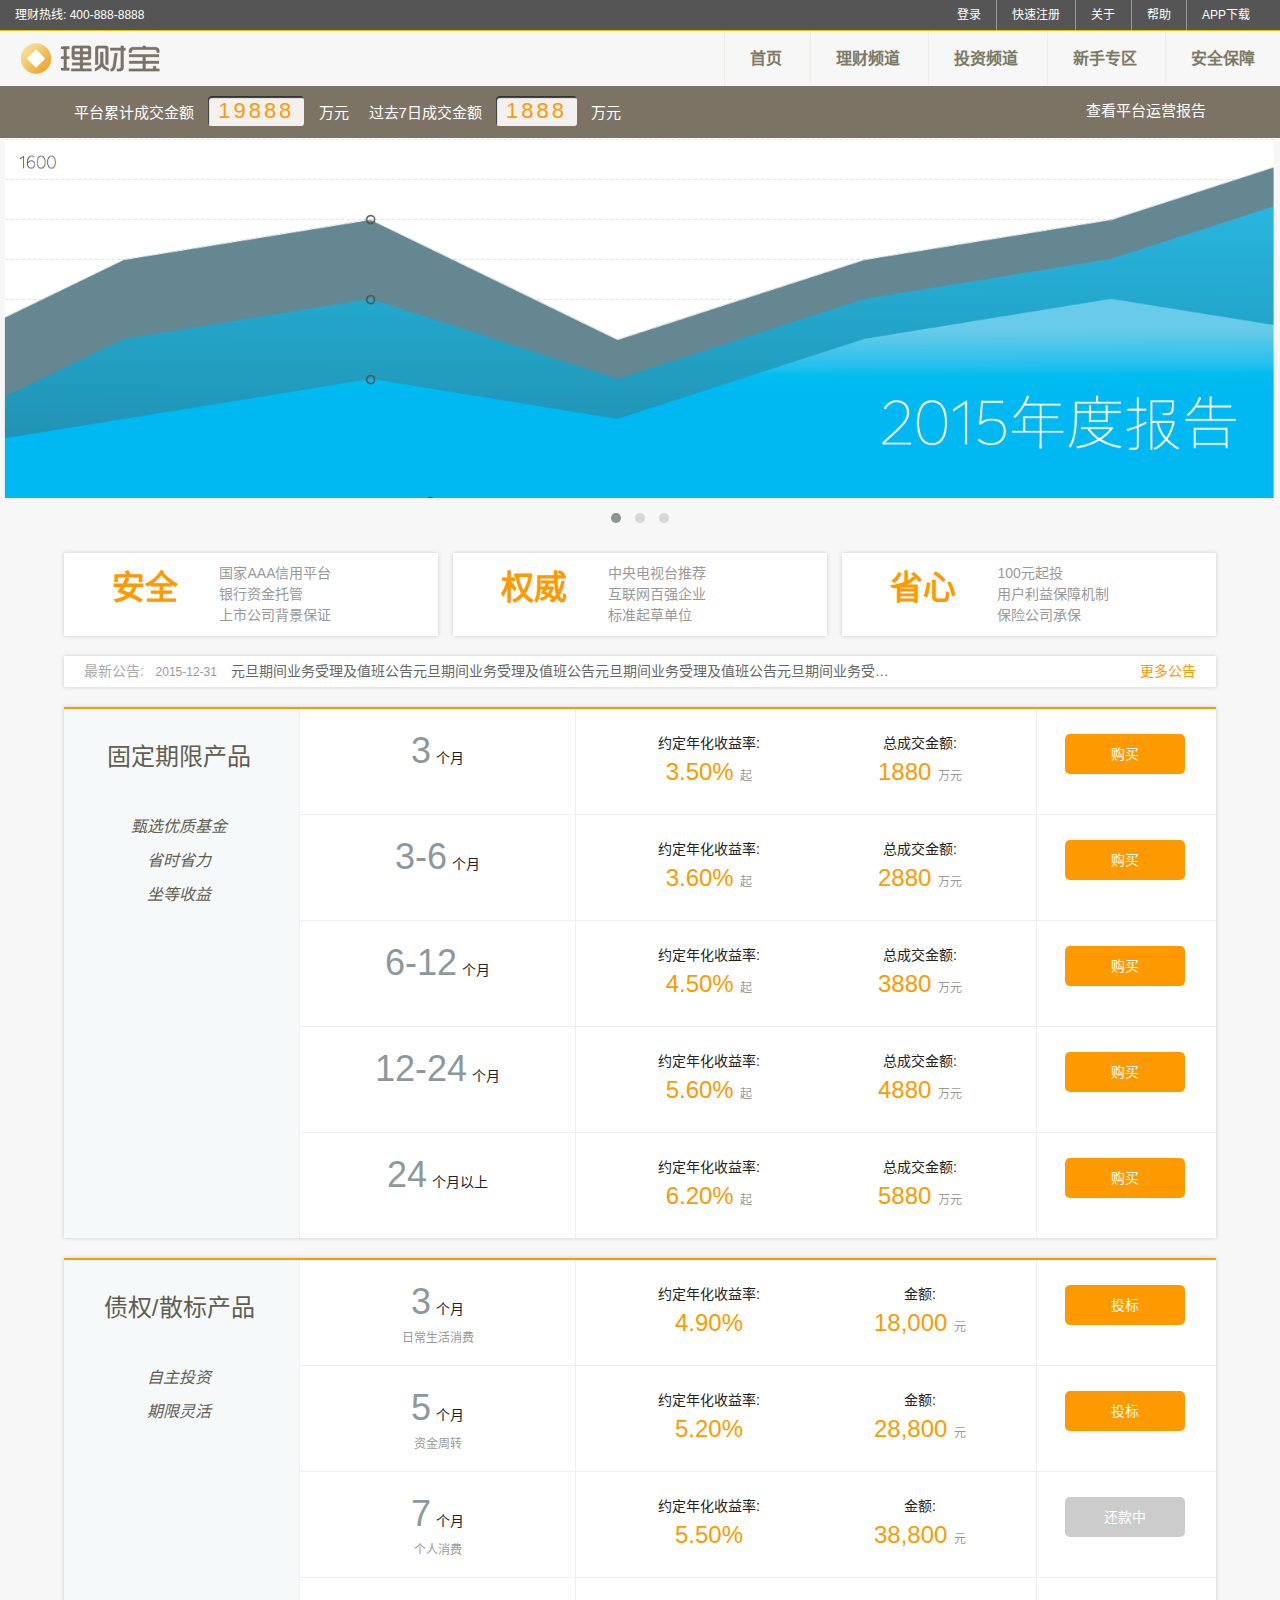
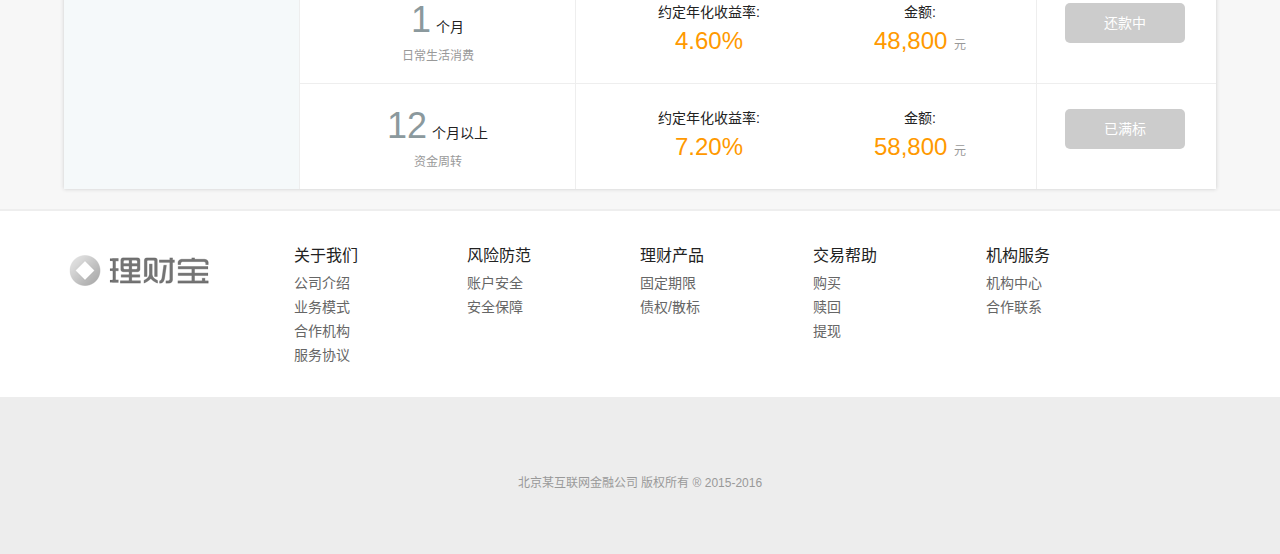
<file: web-projects/ResponsiveWeb/index.html>
<!doctype html>
<html lang="zh-CN">
<head>
    <meta charset="UTF-8">
    <meta http-equiv="x-ua-compatible" content="ie=edge">
    <title>理财宝 首页</title>
    <meta name="viewport" content="width=device-width, initial-scale=1">
    <!-- build:css css/combined.css -->
    <link rel="stylesheet" href="css/normalize.css">
    <link rel="stylesheet" href="js/vendor/owl.carousel.2.1.0/assets/owl.carousel.min.css">
    <link rel="stylesheet" href="js/vendor/owl.carousel.2.1.0/assets/owl.theme.default.min.css">
    <link rel="stylesheet" href="css/main.css">
    <!-- endbuild -->
</head>
<body>
<!--[if lte IE 8]>
<p class="browserupgrade">您的浏览器版本老的可笑, 请到 <a href="http://browsehappy.com/">这里</a> 更新, 以获取最佳的体验</p>
<![endif]-->

<header>
    <nav class="top">
        <span class="tel">理财热线: 400-888-8888</span>
        <ul>
            <li><a href="#">登录</a></li>
            <li><a href="#">快速注册</a></li>
            <li><a href="#">关于</a></li>
            <li><a href="#">帮助</a></li>
            <li><a href="#">APP下载</a></li>
        </ul>
    </nav>
    <nav class="main">
        <a href="#" class="brand"><img src="img/logo@1x.png" alt="回到首页"></a>
        <ul>
            <li><a href="#">首页</a></li>
            <li><a href="#">理财频道</a></li>
            <li><a href="#">投资频道</a></li>
            <li><a href="#">新手专区</a></li>
            <li><a href="#">安全保障</a></li>
        </ul>
    </nav>
</header>

<div class="container">
    <div class="transaction clearfix">
        <div class="trans-content">
            <div class="trans-data">
                <span>平台累计成交金额</span>
                <span class="trans-money">19888</span>
                <span>万元</span>
            </div>
            <div class="trans-data">
                <span>过去7日成交金额</span>
                <span class="trans-money">1888</span>
                <span>万元</span>
            </div>
            <div class="trans-report">
                <a href="#">查看平台运营报告</a>
            </div>
        </div>
    </div>

    <div class="ad">
        <div class="owl-carousel owl-theme">
            <div class="item">
                <picture>
                    <source srcset="img/ad001-l.png" media="(min-width:50em)">
                    <source srcset="img/ad001-m.png" media="(min-width:30em)">
                    <img src="img/ad001.png" alt="2015年度报告">
                </picture>
            </div>
            <div class="item">
                <picture>
                    <source srcset="img/ad002-l.png" media="(min-width: 50em)">
                    <source srcset="img/ad002-m.png" media="(min-width: 30em)">
                    <img srcset="img/ad002.png" alt="新年红包">
                </picture>
            </div>
            <div class="item">
                <picture>
                    <source srcset="img/ad003-l.png" media="(min-width: 50em)">
                    <source srcset="img/ad003-m.png" media="(min-width: 30em)">
                    <img srcset="img/ad003.png" alt="新手秘籍">
                </picture>
            </div>
        </div>
    </div>

    <section class="feature">
        <div class="item">
            <h3>安全</h3>
            <p>国家AAA信用平台<br>银行资金托管<br>上市公司背景保证</p>
        </div>
        <div class="item">
            <h3>权威</h3>
            <p>中央电视台推荐<br>互联网百强企业<br>标准起草单位</p>
        </div>
        <div class="item">
            <h3>省心</h3>
            <p>100元起投<br>用户利益保障机制<br>保险公司承保</p>
        </div>
    </section>

    <div class="notice clearfix">
        <a href="#"><span>2015-12-31</span>
            元旦期间业务受理及值班公告元旦期间业务受理及值班公告元旦期间业务受理及值班公告元旦期间业务受理及值班公告元旦期间业务受理及值班公告元旦期间业务受理及值班公告元旦期间业务受理及值班公告元旦期间业务受理及值班公告元旦期间业务受理及值班公告</a>
        <a href="#" class="more">更多公告</a>
    </div>

    <section class="product clearfix">
        <h2>固定期限产品
            <em>甄选优质基金</em>
            <em>省时省力</em>
            <em>坐等收益</em>
        </h2>

        <div class="product-content">
            <div class="item clearfix">
                <h3><em>3</em>个月</h3>
                <div class="info">
                    <p>约定年化收益率: <span class="year-rate">3.50% <i>起</i></span></p>
                    <p>总成交金额: <span class="money">1880 <i>万元</i></span></p>
                </div>
                <div class="buy">
                    <a href="#">购买</a>
                </div>
            </div>

            <div class="item clearfix">
                <h3><em>3-6</em>个月</h3>
                <div class="info">
                    <p>约定年化收益率: <span class="year-rate">3.60% <i>起</i></span></p>
                    <p>总成交金额: <span class="money">2880 <i>万元</i></span></p>
                </div>
                <div class="buy">
                    <a href="#">购买</a>
                </div>
            </div>

            <div class="item clearfix">
                <h3><em>6-12</em>个月</h3>
                <div class="info">
                    <p>约定年化收益率: <span class="year-rate">4.50% <i>起</i></span></p>
                    <p>总成交金额: <span class="money">3880 <i>万元</i></span></p>
                </div>
                <div class="buy">
                    <a href="#">购买</a>
                </div>
            </div>

            <div class="item clearfix">
                <h3><em>12-24</em>个月</h3>
                <div class="info">
                    <p>约定年化收益率: <span class="year-rate">5.60% <i>起</i></span></p>
                    <p>总成交金额: <span class="money">4880 <i>万元</i></span></p>
                </div>
                <div class="buy">
                    <a href="#">购买</a>
                </div>
            </div>

            <div class="item clearfix">
                <h3><em>24</em>个月以上</h3>
                <div class="info">
                    <p>约定年化收益率: <span class="year-rate">6.20% <i>起</i></span></p>
                    <p>总成交金额: <span class="money">5880 <i>万元</i></span></p>
                </div>
                <div class="buy">
                    <a href="#">购买</a>
                </div>
            </div>
        </div>
    </section>

    <section class="product clearfix">
        <h2>债权/散标产品
            <em>自主投资</em>
            <em>期限灵活</em>
        </h2>

        <div class="product-content">
            <div class="item clearfix">
                <h3><em>3</em>个月 <i>日常生活消费</i></h3>
                <div class="info">
                    <p>约定年化收益率: <span class="year-rate">4.90%</span></p>
                    <p>金额: <span class="money">18,000 <i>元</i></span></p>
                </div>
                <div class="buy">
                    <a href="#">投标</a>
                </div>
            </div>

            <div class="item clearfix">
                <h3><em>5</em>个月 <i>资金周转</i></h3>
                <div class="info">
                    <p>约定年化收益率: <span class="year-rate">5.20%</span></p>
                    <p>金额: <span class="money">28,800 <i>元</i></span></p>
                </div>
                <div class="buy">
                    <a href="#">投标</a>
                </div>
            </div>

            <div class="item clearfix">
                <h3><em>7</em>个月 <i>个人消费</i></h3>
                <div class="info">
                    <p>约定年化收益率: <span class="year-rate">5.50%</span></p>
                    <p>金额: <span class="money">38,800 <i>元</i></span></p>
                </div>
                <div class="buy">
                    <a href="#" class="disabled">还款中</a>
                </div>
            </div>

            <div class="item clearfix">
                <h3><em>1</em>个月 <i>日常生活消费</i></h3>
                <div class="info">
                    <p>约定年化收益率: <span class="year-rate">4.60%</span></p>
                    <p>金额: <span class="money">48,800 <i>元</i></span></p>
                </div>
                <div class="buy">
                    <a href="#" class="disabled">还款中</a>
                </div>
            </div>

            <div class="item clearfix">
                <h3><em>12</em>个月以上 <i>资金周转</i></h3>
                <div class="info">
                    <p>约定年化收益率: <span class="year-rate">7.20%</span></p>
                    <p>金额: <span class="money">58,800 <i>元</i></span></p>
                </div>
                <div class="buy">
                    <a href="#" class="disabled">已满标</a>
                </div>
            </div>
        </div>
    </section>

    <nav class="footer">
        <div class="footer-content clearfix">
            <p class="brand"></p>
            <ul>
                <li class="title">关于我们</li>
                <li><a href="#">公司介绍</a></li>
                <li><a href="#">业务模式</a></li>
                <li><a href="#">合作机构</a></li>
                <li><a href="#">服务协议</a></li>
            </ul>
            <ul>
                <li class="title">风险防范</li>
                <li><a href="#">账户安全</a></li>
                <li><a href="#">安全保障</a></li>
            </ul>
            <ul>
                <li class="title">理财产品</li>
                <li><a href="#">固定期限</a></li>
                <li><a href="#">债权/散标</a></li>
            </ul>
            <ul>
                <li class="title">交易帮助</li>
                <li><a href="#">购买</a></li>
                <li><a href="#">赎回</a></li>
                <li><a href="#">提现</a></li>
            </ul>
            <ul>
                <li class="title">机构服务</li>
                <li><a href="#">机构中心</a></li>
                <li><a href="#">合作联系</a></li>
            </ul>
        </div>
    </nav>
</div>

<footer>
    <ul>
        <li><span class="icon icon-zfywxk">支付业务许可证</span></li>
        <li><span class="icon icon-pcirk">PCI认证</span></li>
        <li><span class="icon icon-visayz">Visa 验证</span></li>
        <li><span class="icon icon-vsjmfw">VerSign加密服务</span></li>
        <li><span class="icon icon-wlgs">网络工商</span></li>
        <li><span class="icon icon-rzcx">电子商务协会认证诚信网</span></li>
        <li><span class="icon icon-gs">北京工商</span></li>
    </ul>
    <p>北京某互联网金融公司 版权所有 ® 2015-2016</p>
</footer>

<!-- build:js js/combined.js -->
<script src="js/modernizr.js"></script>
<script src="js/vendor/jquery.min.js"></script>
<script src="js/vendor/owl.carousel.2.1.0/owl.carousel.min.js"></script>
<script src="js/vendor/picturefill.min.js"></script>
<script src="js/main.js"></script>
<!-- endbuild -->
</body>
</html>
</file>
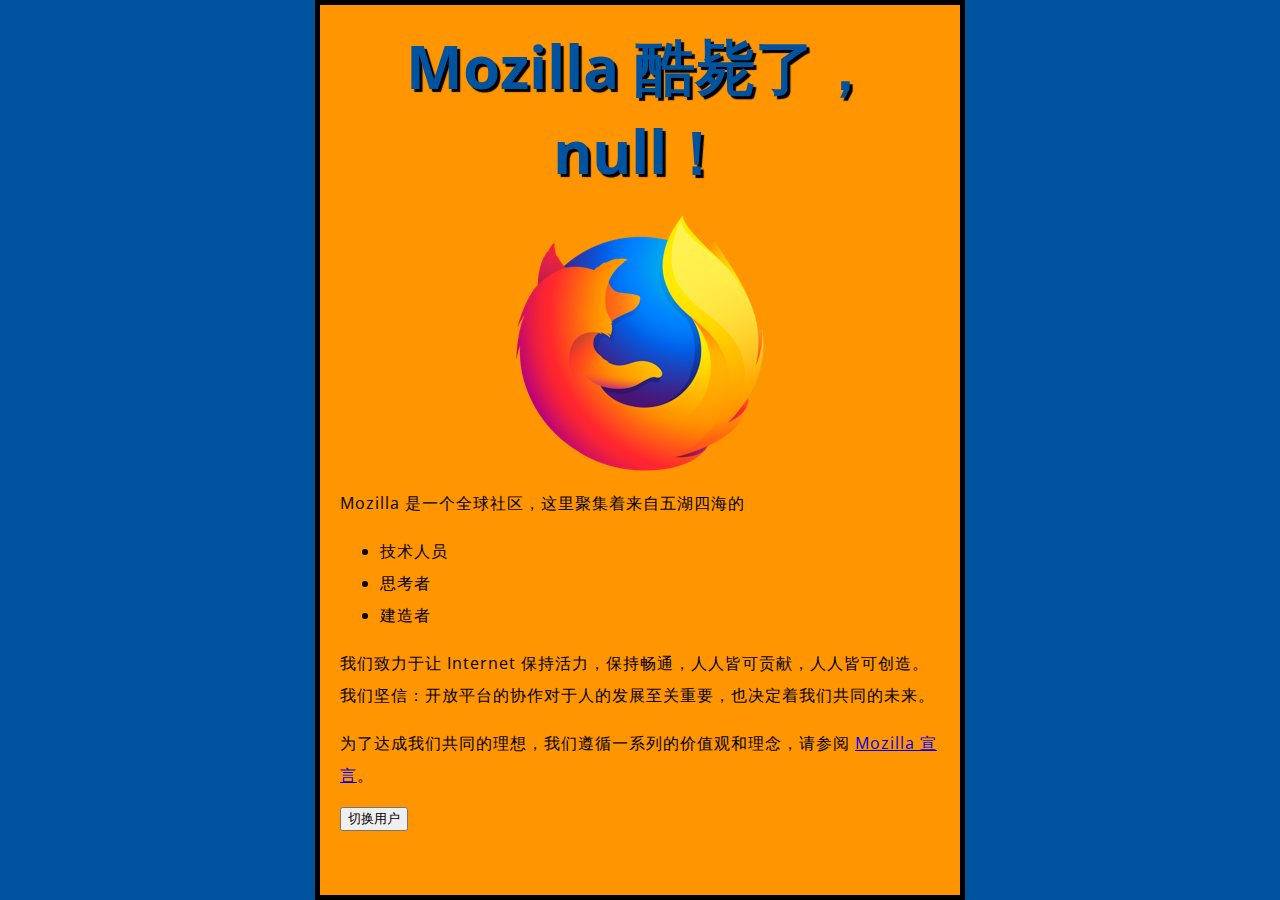
<file: web-projects/test-site/index.html>
<html>

<head>
    <meta charset="UTF-8">
    <link rel="stylesheet" href="./styles/style.css" type="text/css"> 
    <link href="https://fonts.googleapis.com/css?family=Open+Sans" rel="stylesheet" type="text/css">
    <script src="./scripts/main.js" async></script>
    <title>测试页面</title>
</head>

<body>
    <h1>Mozilla酷毙了！</h1>
    <img src="./images/firefox-icon.png" alt="火狐logo">
    <p>Mozilla 是一个全球社区，这里聚集着来自五湖四海的</p>
    <ul>
        <li>技术人员</li>
        <li>思考者</li>
        <li>建造者</li>
    </ul>
    <p>我们致力于让 Internet 保持活力，保持畅通，人人皆可贡献，人人皆可创造。我们坚信：开放平台的协作对于人的发展至关重要，也决定着我们共同的未来。</p>
    <p>为了达成我们共同的理想，我们遵循一系列的价值观和理念，请参阅 <a href="https://www.mozilla.org/zh-CN/about/manifesto/">Mozilla 宣言</a>。</p>
    <button>切换用户</button>
</body>

</html>
</file>
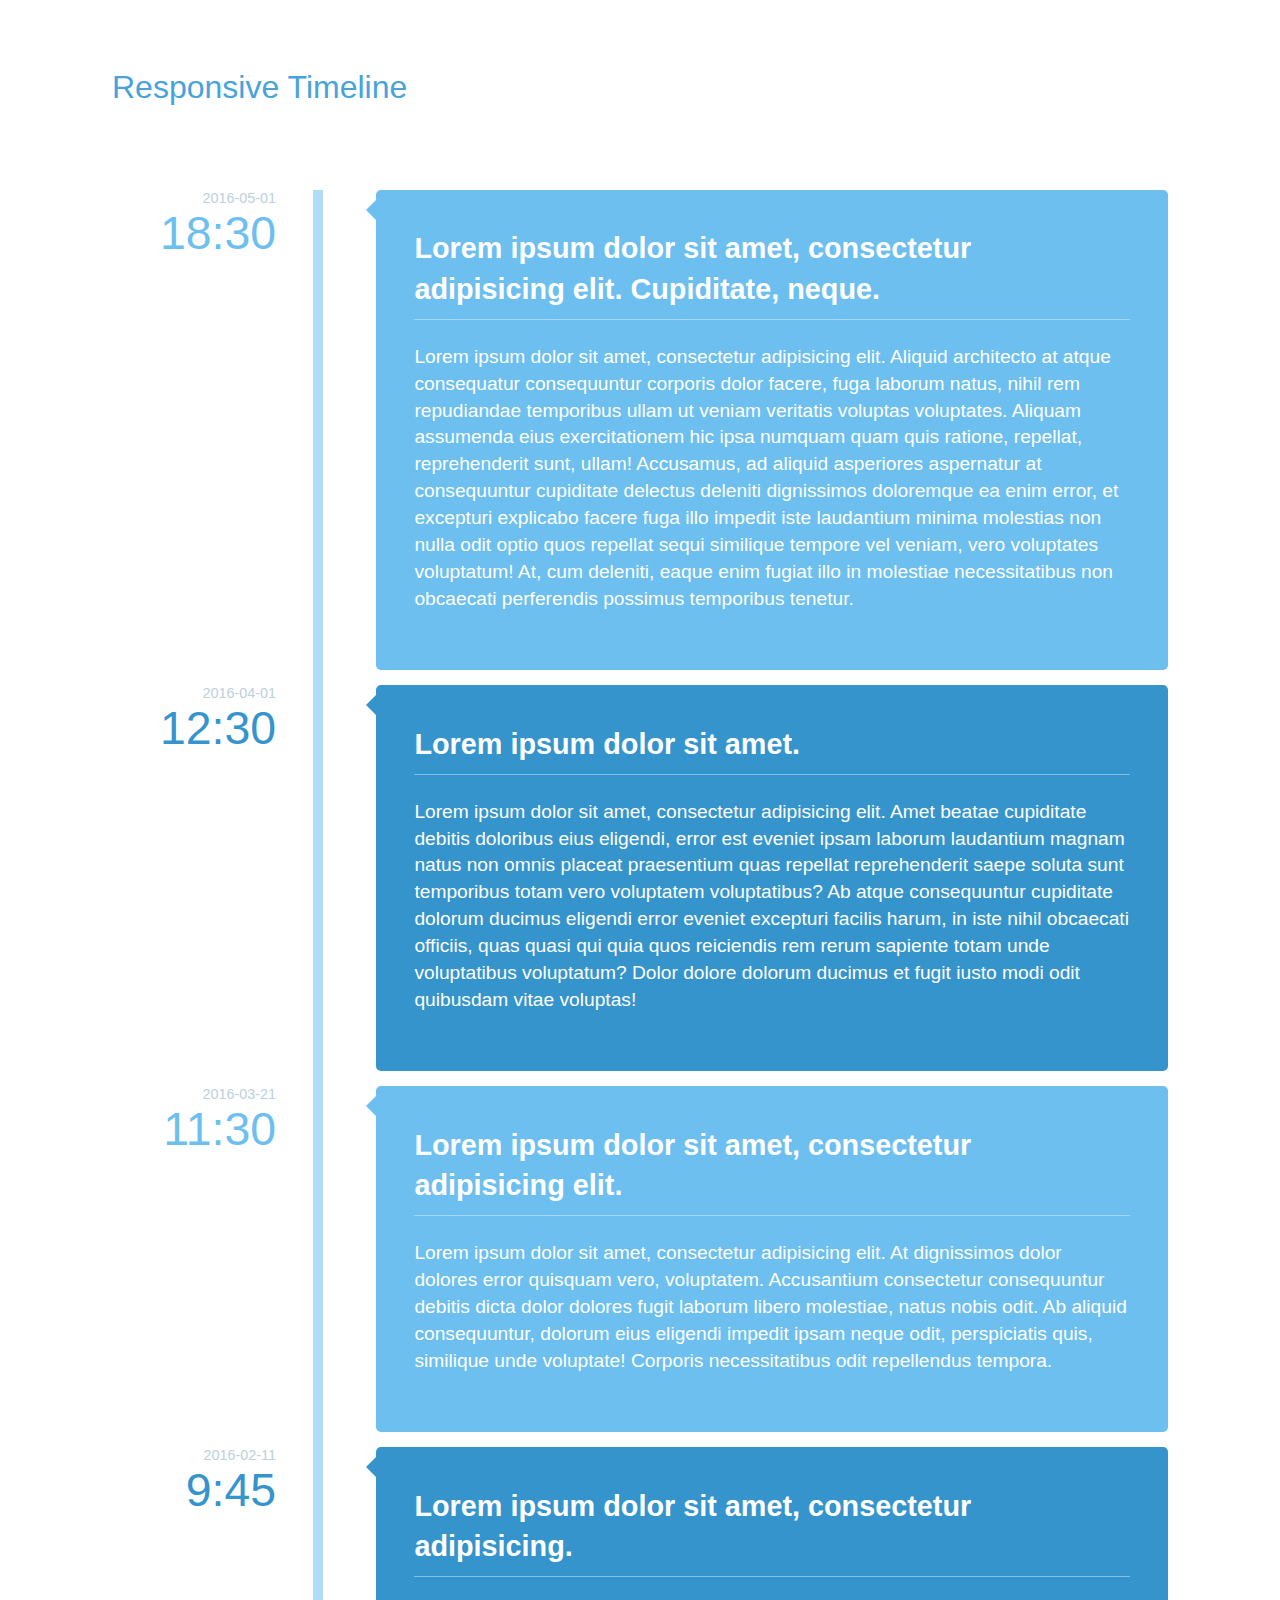
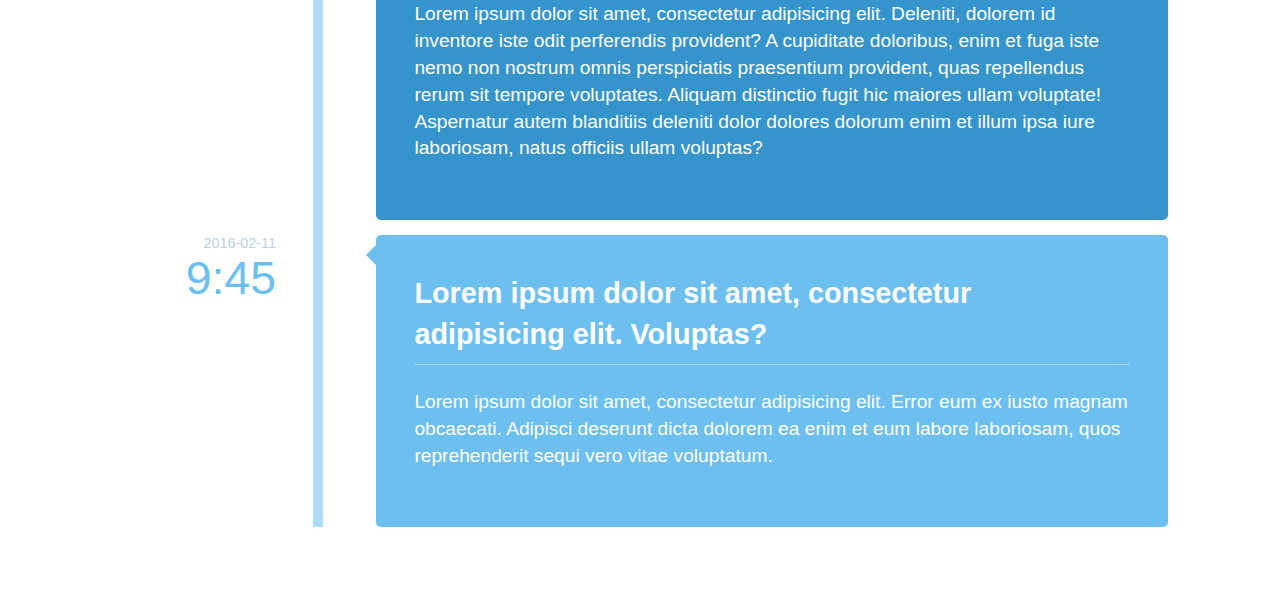
<file: web-projects/coding-50/coursework/final/index.html>
<!DOCTYPE html>
<html lang="en" class="no-js">
<head>
    <meta charset="utf-8"/>
    <meta http-equiv="X-UA-Compatible" content="IE=edge,chrome=1">
    <title>Responsive Timeline</title>
    <meta name="viewport" content="width=device-width, initial-scale=1.0">
    <link rel="stylesheet" type="text/css" href="css/style.css"/>
    <script src="js/modernizr.custom.js"></script>
</head>
<body>
<div class="container">
    <header class="clearfix">
        <h1>Responsive Timeline</h1>
    </header>
    <a href="#" target="_blank"></a>
    <div class="main">
        <ul class="tmtimeline">
            <li>
                <time class="tmtime"><span>2016-05-01</span> <span>18:30</span></time>
                <div class="tmlabel">
                    <h2>Lorem ipsum dolor sit amet, consectetur adipisicing elit. Cupiditate, neque.</h2>
                    <p>Lorem ipsum dolor sit amet, consectetur adipisicing elit. Aliquid architecto at atque consequatur
                        consequuntur corporis dolor facere, fuga laborum natus, nihil rem repudiandae temporibus ullam
                        ut veniam veritatis voluptas voluptates. Aliquam assumenda eius exercitationem hic ipsa numquam
                        quam quis ratione, repellat, reprehenderit sunt, ullam! Accusamus, ad aliquid asperiores
                        aspernatur at consequuntur cupiditate delectus deleniti dignissimos doloremque ea enim error, et
                        excepturi explicabo facere fuga illo impedit iste laudantium minima molestias non nulla odit
                        optio quos repellat sequi similique tempore vel veniam, vero voluptates voluptatum! At, cum
                        deleniti, eaque enim fugiat illo in molestiae necessitatibus non obcaecati perferendis possimus
                        temporibus tenetur.</p>
                </div>
            </li>
            <li>
                <time class="tmtime"><span>2016-04-01</span> <span>12:30</span></time>
                <div class="tmlabel">
                    <h2>Lorem ipsum dolor sit amet.</h2>
                    <p>Lorem ipsum dolor sit amet, consectetur adipisicing elit. Amet beatae cupiditate debitis
                        doloribus eius eligendi, error est eveniet ipsam laborum laudantium magnam natus non omnis
                        placeat praesentium quas repellat reprehenderit saepe soluta sunt temporibus totam vero
                        voluptatem voluptatibus? Ab atque consequuntur cupiditate dolorum ducimus eligendi error eveniet
                        excepturi facilis harum, in iste nihil obcaecati officiis, quas quasi qui quia quos reiciendis
                        rem rerum sapiente totam unde voluptatibus voluptatum? Dolor dolore dolorum ducimus et fugit
                        iusto modi odit quibusdam vitae voluptas!</p>
                </div>
            </li>
            <li>
                <time class="tmtime"><span>2016-03-21</span> <span>11:30</span></time>
                <div class="tmlabel">
                    <h2>Lorem ipsum dolor sit amet, consectetur adipisicing elit.</h2>
                    <p>Lorem ipsum dolor sit amet, consectetur adipisicing elit. At dignissimos dolor dolores error
                        quisquam vero, voluptatem. Accusantium consectetur consequuntur debitis dicta dolor dolores
                        fugit laborum libero molestiae, natus nobis odit. Ab aliquid consequuntur, dolorum eius eligendi
                        impedit ipsam neque odit, perspiciatis quis, similique unde voluptate! Corporis necessitatibus
                        odit repellendus tempora.</p>
                </div>
            </li>
            <li>
                <time class="tmtime"><span>2016-02-11</span> <span>9:45</span></time>
                <div class="tmlabel">
                    <h2>Lorem ipsum dolor sit amet, consectetur adipisicing.</h2>
                    <p>Lorem ipsum dolor sit amet, consectetur adipisicing elit. Deleniti, dolorem id inventore iste
                        odit perferendis provident? A cupiditate doloribus, enim et fuga iste nemo non nostrum omnis
                        perspiciatis praesentium provident, quas repellendus rerum sit tempore voluptates. Aliquam
                        distinctio fugit hic maiores ullam voluptate! Aspernatur autem blanditiis deleniti dolor dolores
                        dolorum enim et illum ipsa iure laboriosam, natus officiis ullam voluptas?</p>
                </div>
            </li>
            <li>
                <time class="tmtime"><span>2016-02-11</span> <span>9:45</span></time>
                <div class="tmlabel">
                    <h2>Lorem ipsum dolor sit amet, consectetur adipisicing elit. Voluptas?</h2>
                    <p>Lorem ipsum dolor sit amet, consectetur adipisicing elit. Error eum ex iusto magnam obcaecati.
                        Adipisci deserunt dicta dolorem ea enim et eum labore laboriosam, quos reprehenderit sequi vero
                        vitae voluptatum.</p>
                </div>
            </li>
        </ul>
    </div>
</div>
</body>
</html>
</file>
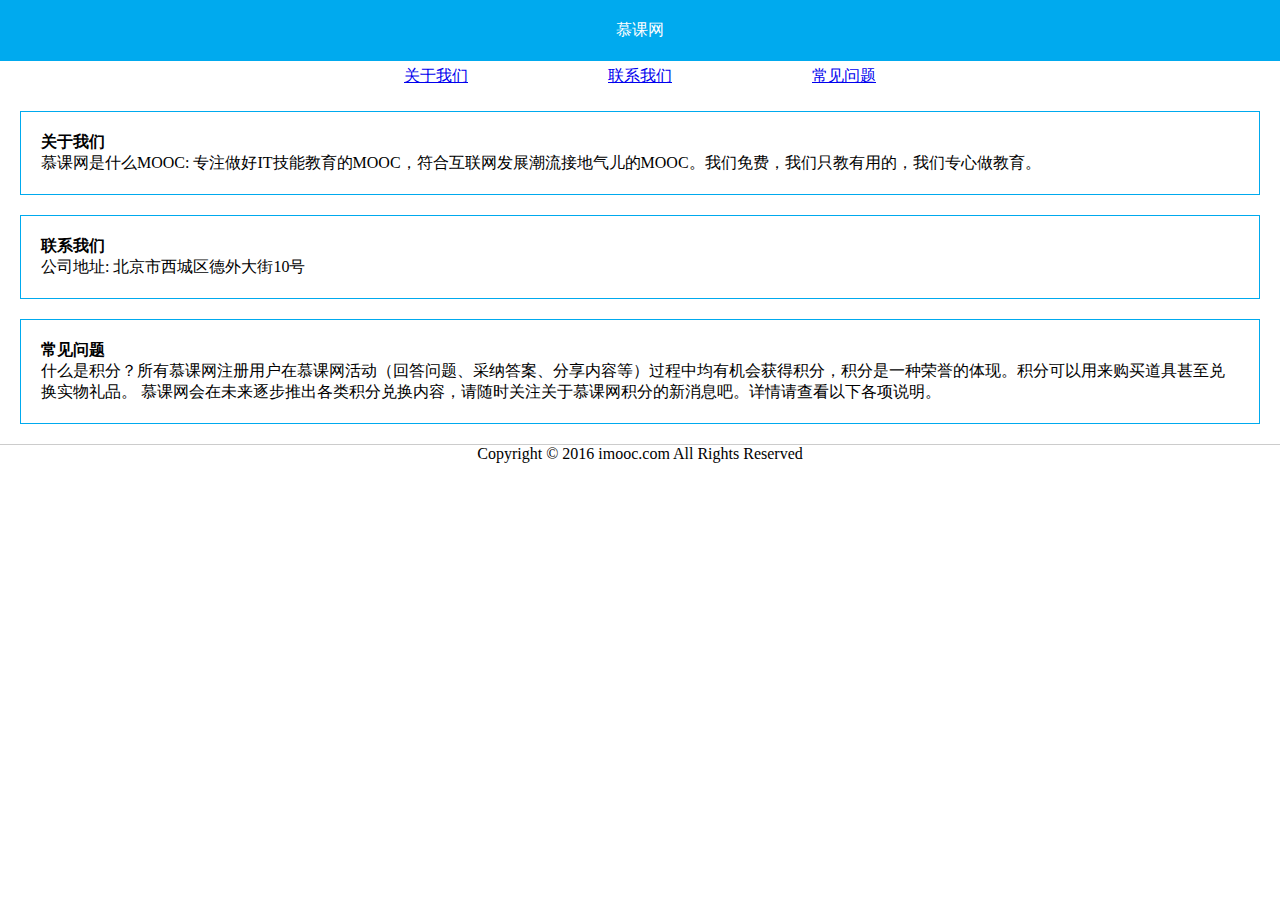
<file: web-projects/coding-50/coursework/01/before/index.html>
<!DOCTYPE html>
<html lang="zh">
<head>
    <meta charset="utf-8">
    <title>慕课网</title>
    <style>
        html * {
            margin: 0;
            padding: 0;
            border: 0;
            font-size: 100%;
        }

        /* 任务5: 修改页面样式定义部分 */
        .header {
            padding: 20px;
            color: #fff;
            text-align: center;
            background-color: #00aaee;
        }

        .mainnav {
            text-align: center;
        }

        .mainnav ul li {
            display: inline-block;
            width: 200px;
            line-height: 30px;
        }

        .article {
            margin: 20px;
            padding: 20px;
            border: 1px solid #00aaee;
        }

        .article .headline {
            font-weight: bold;
        }

        .footer {
            border-top: 1px solid #ccc;
            text-align: center;
        }
    </style>
</head>
<body>
<!-- 任务1: 修改头部标题部分 -->
<div class="header">
    <div class="headline">慕课网</div>
</div>
<!-- 任务2: 修改页面主导航部分 -->
<div class="mainnav">
    <ul>
        <li><a href="#">关于我们</a></li>
        <li><a href="#">联系我们</a></li>
        <li><a href="#">常见问题</a></li>
    </ul>
</div>
<!-- 任务3: 修改页面内容部分 -->
<div class="article">
    <div class="headline">关于我们</div>
    <p>慕课网是什么MOOC: 专注做好IT技能教育的MOOC，符合互联网发展潮流接地气儿的MOOC。我们免费，我们只教有用的，我们专心做教育。</p>
</div>
<div class="article">
    <div class="headline">联系我们</div>
    <p>公司地址: 北京市西城区德外大街10号</p>
</div>
<div class="article">
    <div class="headline">常见问题</div>
    <p>
        什么是积分？所有慕课网注册用户在慕课网活动（回答问题、采纳答案、分享内容等）过程中均有机会获得积分，积分是一种荣誉的体现。积分可以用来购买道具甚至兑换实物礼品。
        慕课网会在未来逐步推出各类积分兑换内容，请随时关注关于慕课网积分的新消息吧。详情请查看以下各项说明。</p>
</div>
<!-- 任务4: 修改页面底部版权信息部分 -->
<div class="footer">
    <p>Copyright © 2016 imooc.com All Rights Reserved</p>
</div>
</body>
</html>
</file>
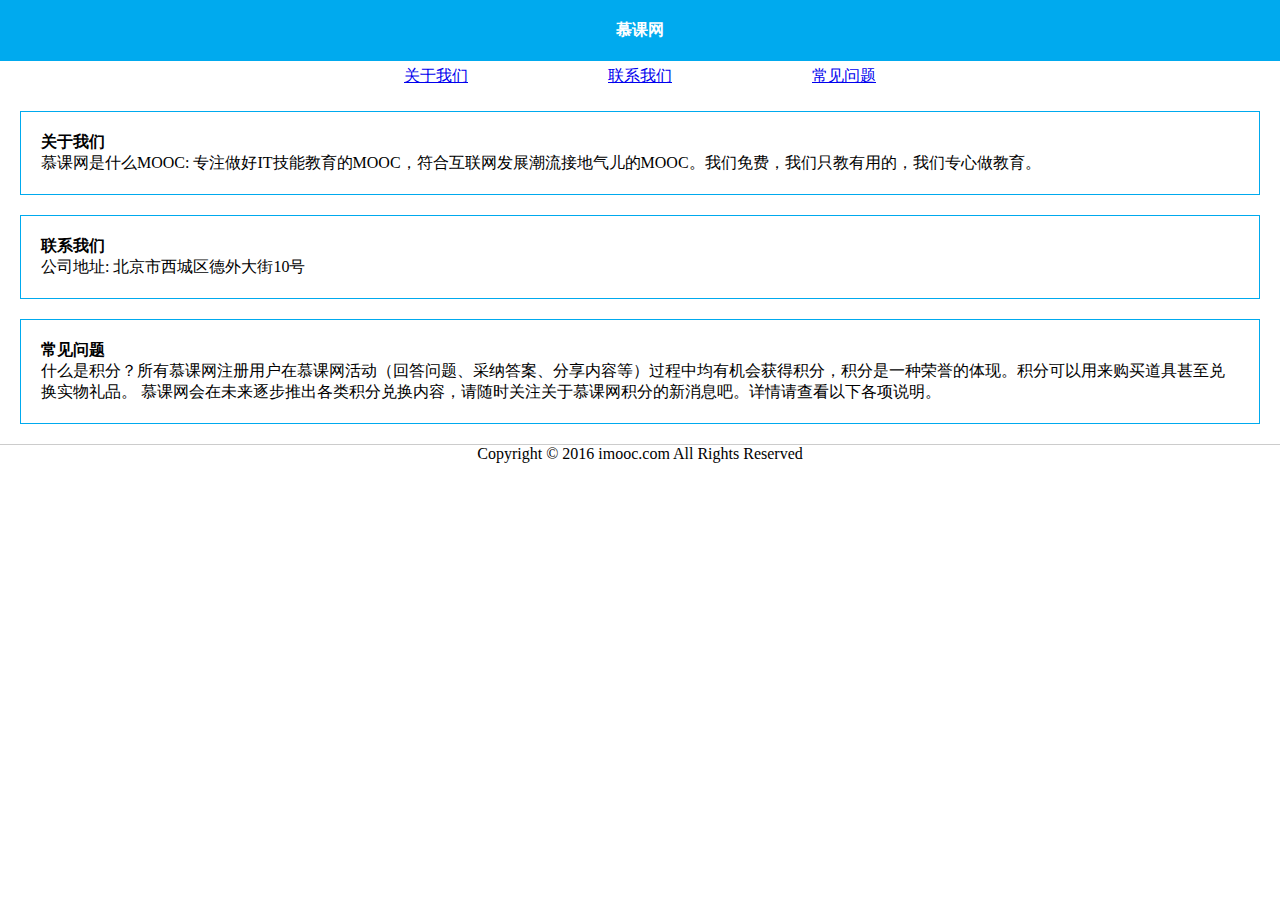
<file: web-projects/coding-50/coursework/01/end/index.html>
<!DOCTYPE html>
<html lang="zh">
<head>
    <meta charset="utf-8">
    <title>慕课网</title>
    <style>
        html * {
            margin: 0;
            padding: 0;
            border: 0;
            font-size: 100%;
        }

        header {
            padding: 20px;
            color: #fff;
            text-align: center;
            background-color: #00aaee;
        }

        nav {
            text-align: center;
        }

        nav ul li {
            display: inline-block;
            width: 200px;
            line-height: 30px;
        }

        article {
            margin: 20px;
            padding: 20px;
            border: 1px solid #00aaee;
        }

        article h2 {
            font-weight: bold;
        }

        footer {
            border-top: 1px solid #ccc;
            text-align: center;
        }
    </style>
</head>
<body>
<header>
    <h1>慕课网</h1>
</header>
<nav>
    <ul>
        <li><a href="#">关于我们</a></li>
        <li><a href="#">联系我们</a></li>
        <li><a href="#">常见问题</a></li>
    </ul>
</nav>
<article>
    <h2>关于我们</h2>
    <p>慕课网是什么MOOC: 专注做好IT技能教育的MOOC，符合互联网发展潮流接地气儿的MOOC。我们免费，我们只教有用的，我们专心做教育。</p>
</article>
<article>
    <h2>联系我们</h2>
    <p>公司地址: 北京市西城区德外大街10号</p>
</article>
<article>
    <h2>常见问题</h2>
    <p>
        什么是积分？所有慕课网注册用户在慕课网活动（回答问题、采纳答案、分享内容等）过程中均有机会获得积分，积分是一种荣誉的体现。积分可以用来购买道具甚至兑换实物礼品。
        慕课网会在未来逐步推出各类积分兑换内容，请随时关注关于慕课网积分的新消息吧。详情请查看以下各项说明。</p>
</article>
<footer>
    <p>Copyright © 2016 imooc.com All Rights Reserved</p>
</footer>
</body>
</html>
</file>
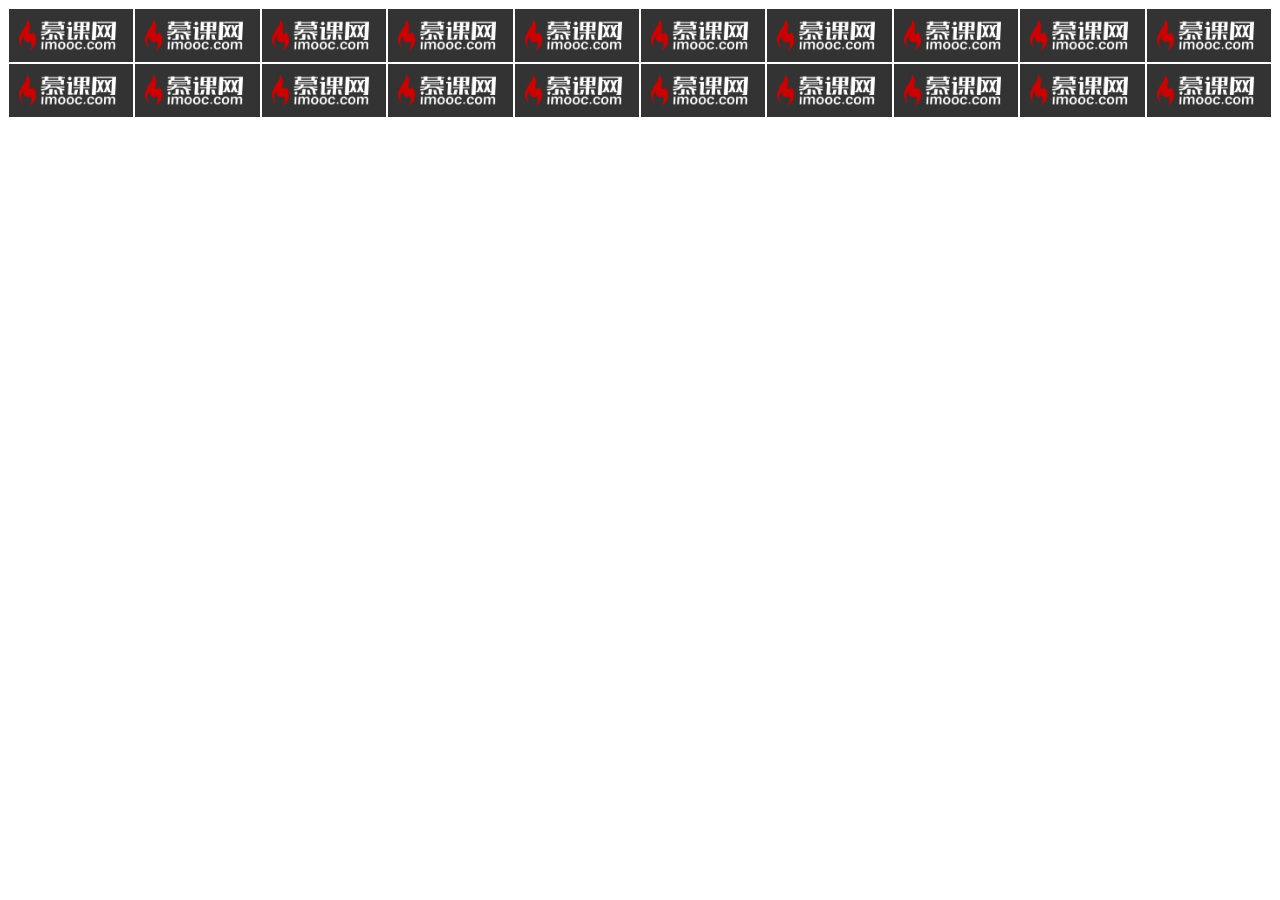
<file: web-projects/coding-50/coursework/02/before/index.html>
<!DOCTYPE html>
<html lang="zh">
<head>
    <meta charset="utf-8">
    <title>Responsive Page</title>

    <!-- 任务1: 统一视口，默认页面缩放为1.0倍 -->

    <!-- 任务2: 使用normalize.css统一默认样式 -->

    <style>
        ul {
            margin: 0;
            padding: 0;
            font-size: 0;
        }

        ul li {
            box-sizing: border-box;
            display: inline-block;
            width: 10%;
            padding: 10px;
            margin: 0;
            list-style: none;
            border: 1px solid #fff;
            background-color: #333;
        }

        ul li img {
            width: 100%;
        }

        /* 任务3: 在浏览器宽度小于768px时，每行显示5个logo */

        /* 任务4: 在浏览器宽度小于480px时，每行显示2个logo */

    </style>
</head>
<body>
<ul>
    <li><img src="img/logo.png" alt="logo"></li>
    <li><img src="img/logo.png" alt="logo"></li>
    <li><img src="img/logo.png" alt="logo"></li>
    <li><img src="img/logo.png" alt="logo"></li>
    <li><img src="img/logo.png" alt="logo"></li>
    <li><img src="img/logo.png" alt="logo"></li>
    <li><img src="img/logo.png" alt="logo"></li>
    <li><img src="img/logo.png" alt="logo"></li>
    <li><img src="img/logo.png" alt="logo"></li>
    <li><img src="img/logo.png" alt="logo"></li>
    <li><img src="img/logo.png" alt="logo"></li>
    <li><img src="img/logo.png" alt="logo"></li>
    <li><img src="img/logo.png" alt="logo"></li>
    <li><img src="img/logo.png" alt="logo"></li>
    <li><img src="img/logo.png" alt="logo"></li>
    <li><img src="img/logo.png" alt="logo"></li>
    <li><img src="img/logo.png" alt="logo"></li>
    <li><img src="img/logo.png" alt="logo"></li>
    <li><img src="img/logo.png" alt="logo"></li>
    <li><img src="img/logo.png" alt="logo"></li>
</ul>
</body>
</html>
</file>
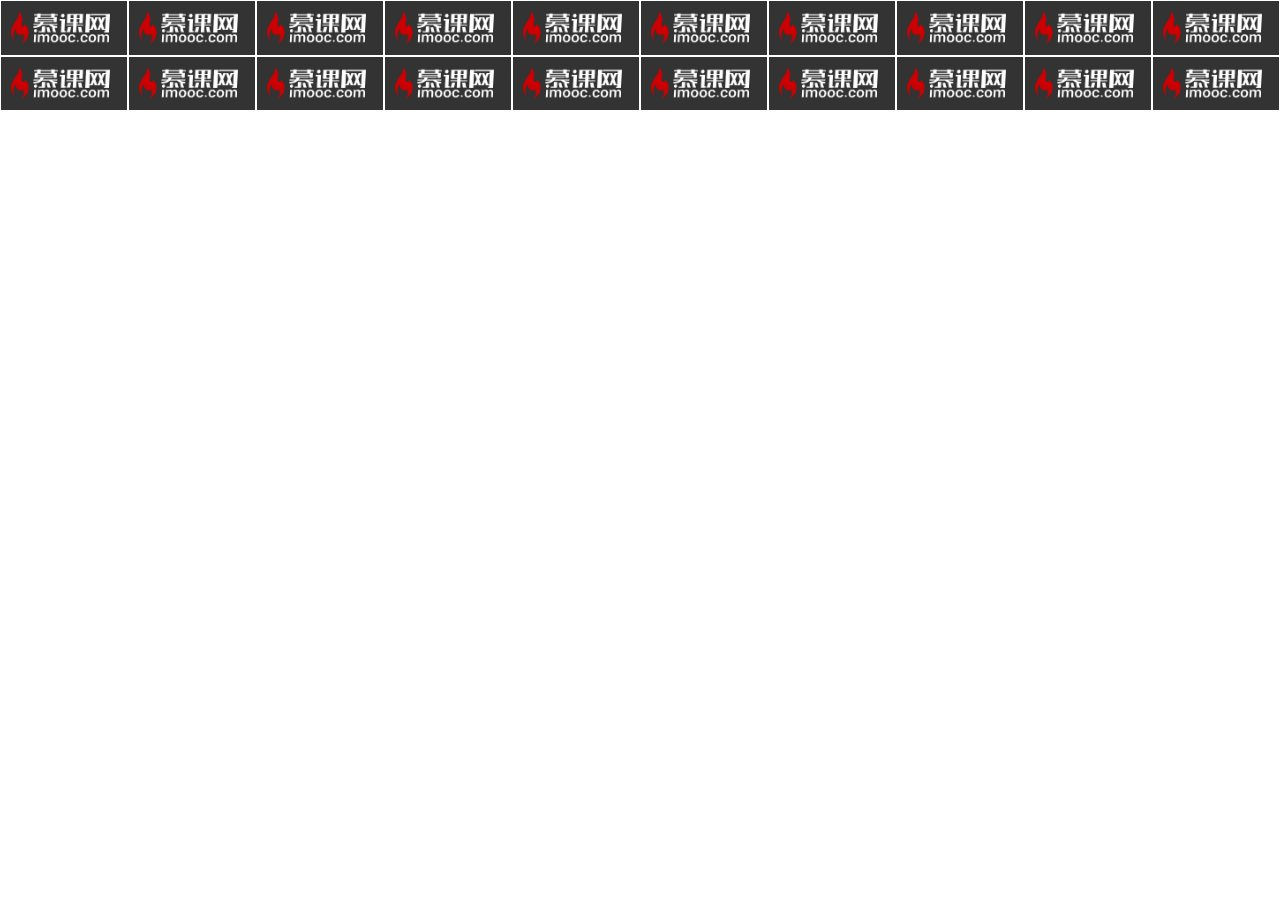
<file: web-projects/coding-50/coursework/02/end/index.html>
<!DOCTYPE html>
<html lang="zh">
<head>
    <meta charset="utf-8">
    <title>Responsive Page</title>
    <meta name="viewport" content="width=device-width, initial-scale=1.0">
    <link rel="stylesheet" href="css/normalize.css">
    <style>
        ul {
            margin: 0;
            padding: 0;
            font-size: 0;
        }

        ul li {
            box-sizing: border-box;
            display: inline-block;
            width: 10%;
            padding: 10px;
            margin: 0;
            list-style: none;
            border: 1px solid #fff;
            background-color: #333;
        }

        ul li img {
            width: 100%;
        }

        @media only screen and (max-width: 768px) {

            ul li {
                width: 20%;
            }
        }

        @media only screen and (max-width: 480px) {

            ul li {
                width: 50%;
            }
        }
    </style>
</head>
<body>
<ul>
    <li><img src="img/logo.png" alt="logo"></li>
    <li><img src="img/logo.png" alt="logo"></li>
    <li><img src="img/logo.png" alt="logo"></li>
    <li><img src="img/logo.png" alt="logo"></li>
    <li><img src="img/logo.png" alt="logo"></li>
    <li><img src="img/logo.png" alt="logo"></li>
    <li><img src="img/logo.png" alt="logo"></li>
    <li><img src="img/logo.png" alt="logo"></li>
    <li><img src="img/logo.png" alt="logo"></li>
    <li><img src="img/logo.png" alt="logo"></li>
    <li><img src="img/logo.png" alt="logo"></li>
    <li><img src="img/logo.png" alt="logo"></li>
    <li><img src="img/logo.png" alt="logo"></li>
    <li><img src="img/logo.png" alt="logo"></li>
    <li><img src="img/logo.png" alt="logo"></li>
    <li><img src="img/logo.png" alt="logo"></li>
    <li><img src="img/logo.png" alt="logo"></li>
    <li><img src="img/logo.png" alt="logo"></li>
    <li><img src="img/logo.png" alt="logo"></li>
    <li><img src="img/logo.png" alt="logo"></li>
</ul>
</body>
</html>
</file>
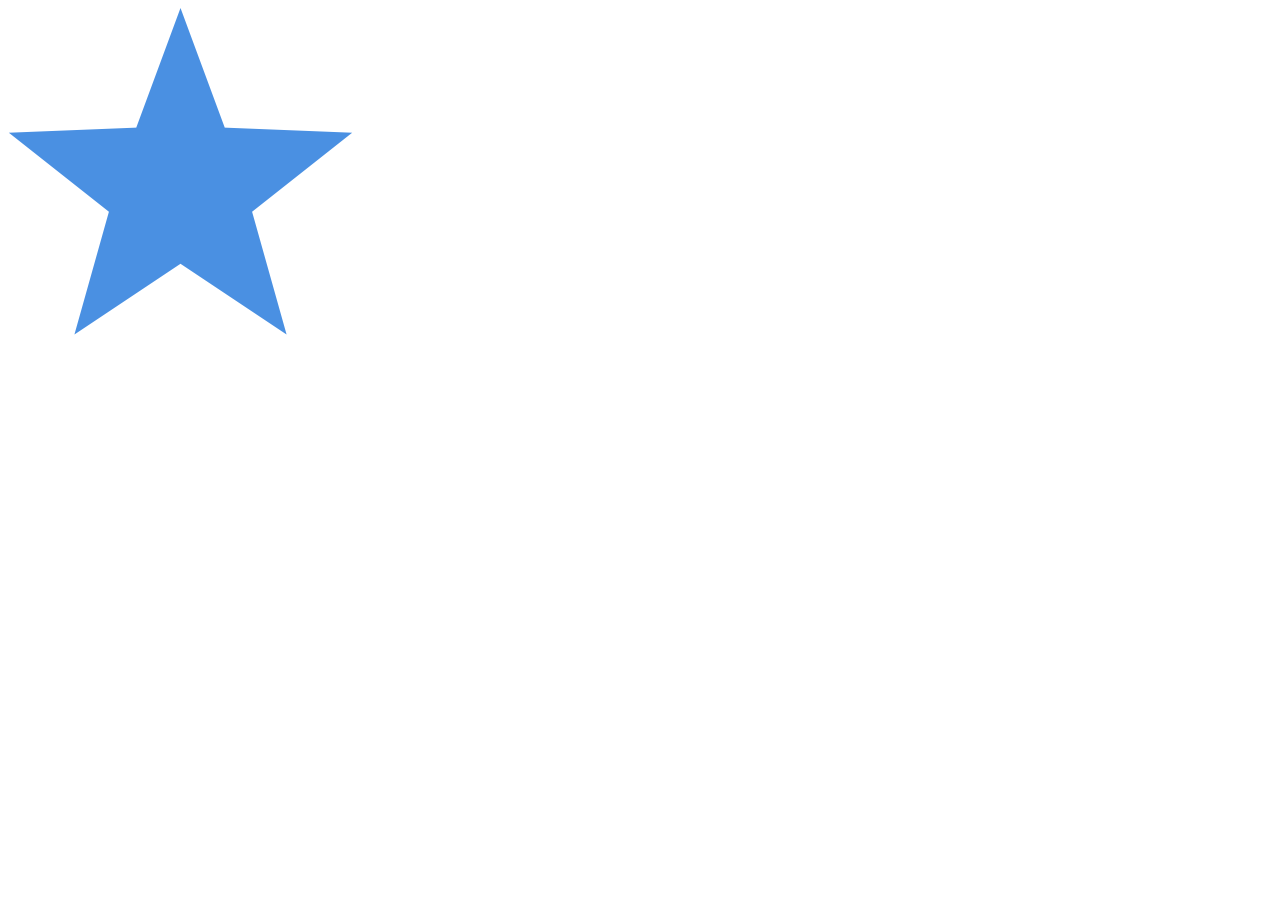
<file: web-projects/coding-50/coursework/03/before/index.html>
<!DOCTYPE html>
<html lang="zh">
<head>
    <meta charset="utf-8">
    <title>Responsive Image</title>
    <meta name="viewport" content="width=device-width, initial-scale=1.0">
</head>
<body>

<!-- 任务1、使用img中的srcset属性，让浏览器自动选择适合的图片 -->
<img src="img/Star.png" alt="star"
     srcset="">

<picture>
    <!-- 任务2、通过picture标签，手动浏览器宽度控制在500px以下，显示1倍图；1000px以下，显示2倍图；1000px以上，显示3倍图 -->
</picture>

</body>
</html>
</file>
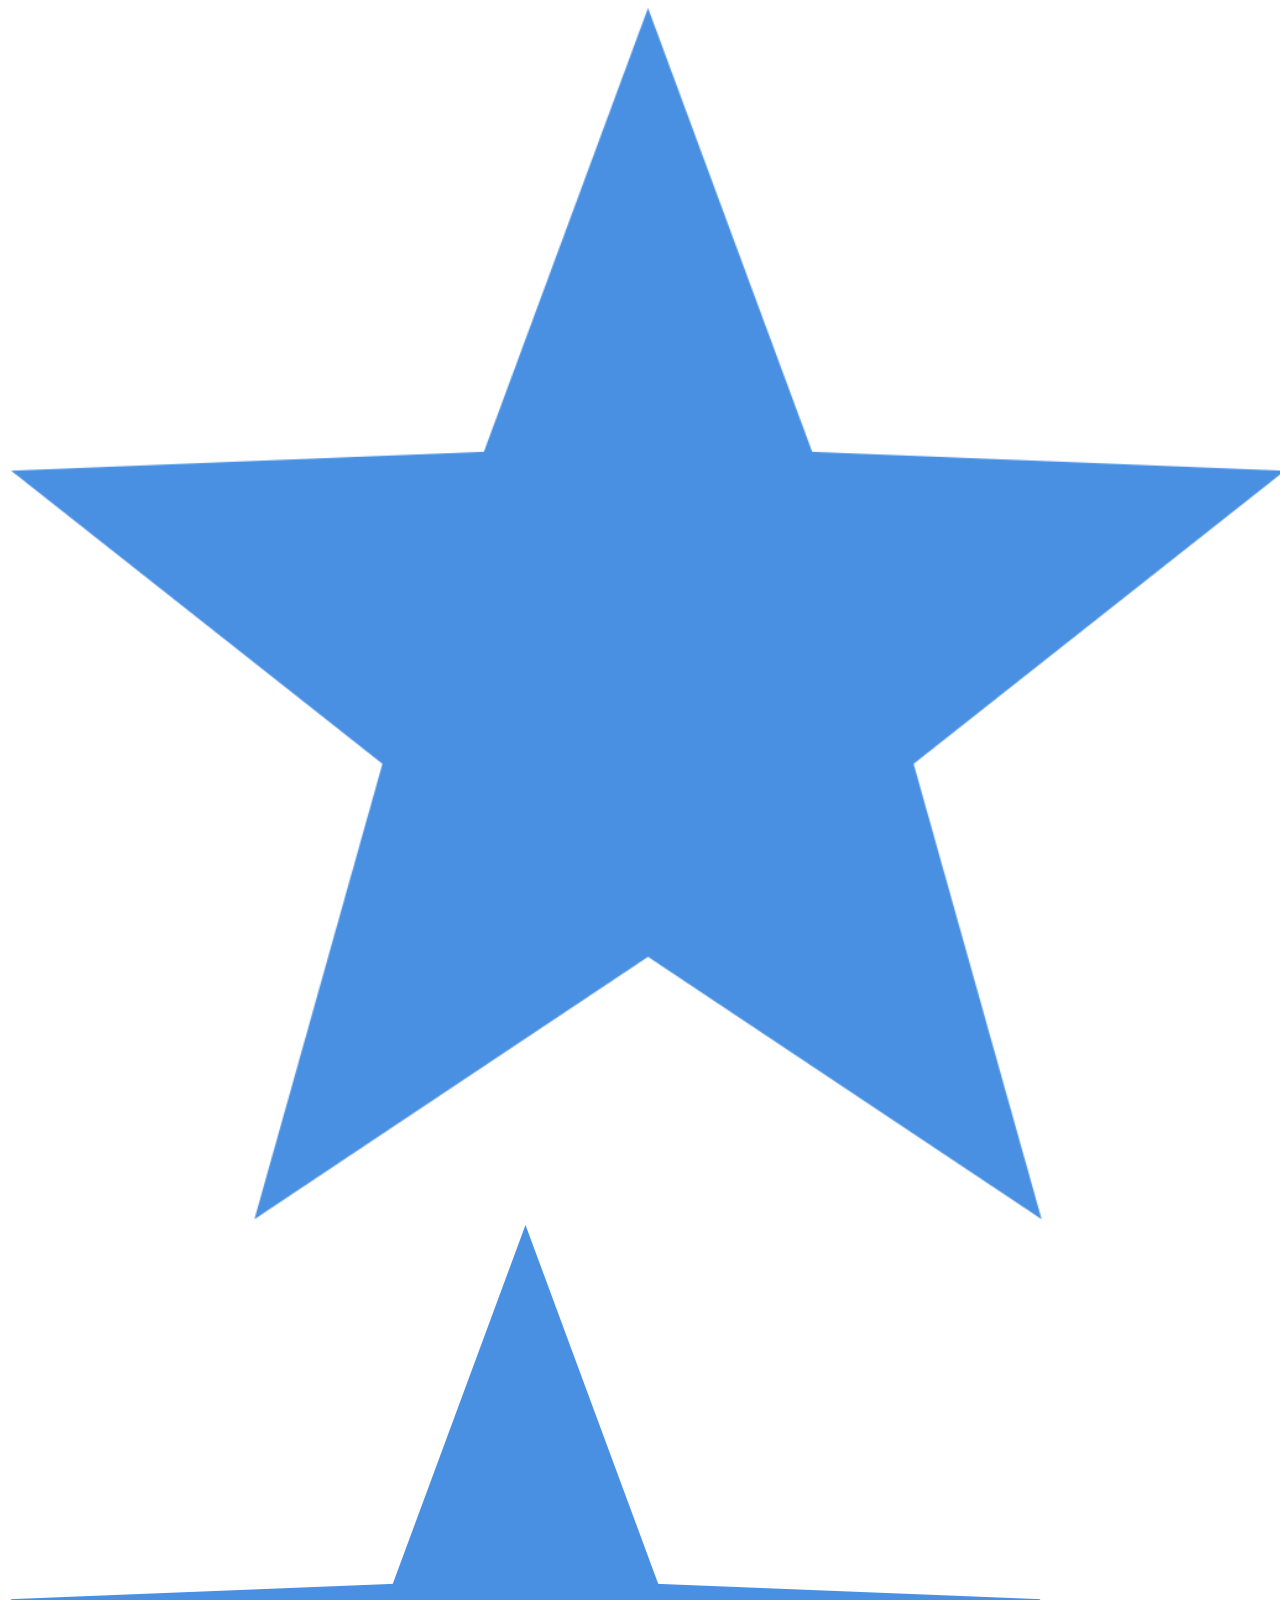
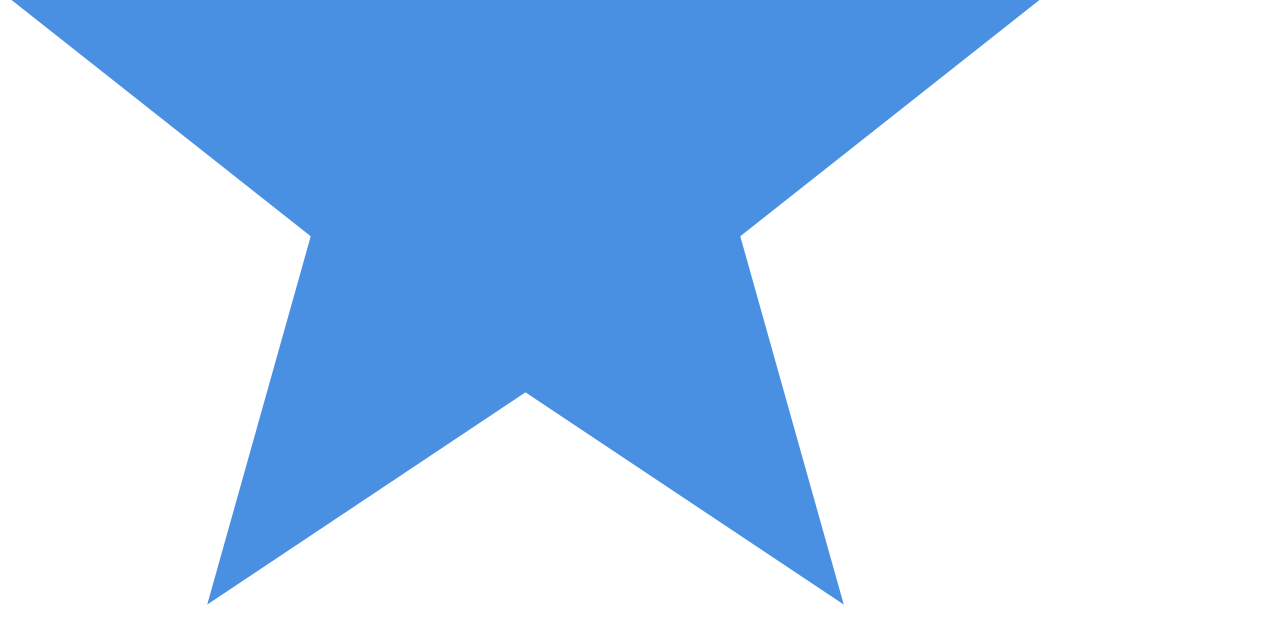
<file: web-projects/coding-50/coursework/03/end/index.html>
<!DOCTYPE html>
<html lang="zh">
<head>
    <meta charset="utf-8">
    <title>Responsive Image</title>
    <meta name="viewport" content="width=device-width, initial-scale=1.0">
</head>
<body>

<img src="img/Star.png" alt="star"
     srcset="img/Star.png 345w, img/Star@2x.png 690w, img/Star@3x.png 1035w">

<picture>
    <source srcset="img/Star@3x.png" media="(min-width: 1000px)">
    <source srcset="img/Star@2x.png" media="(min-width: 500px)">
    <img srcset="img/Star.png" alt="star">
</picture>

</body>
</html>
</file>
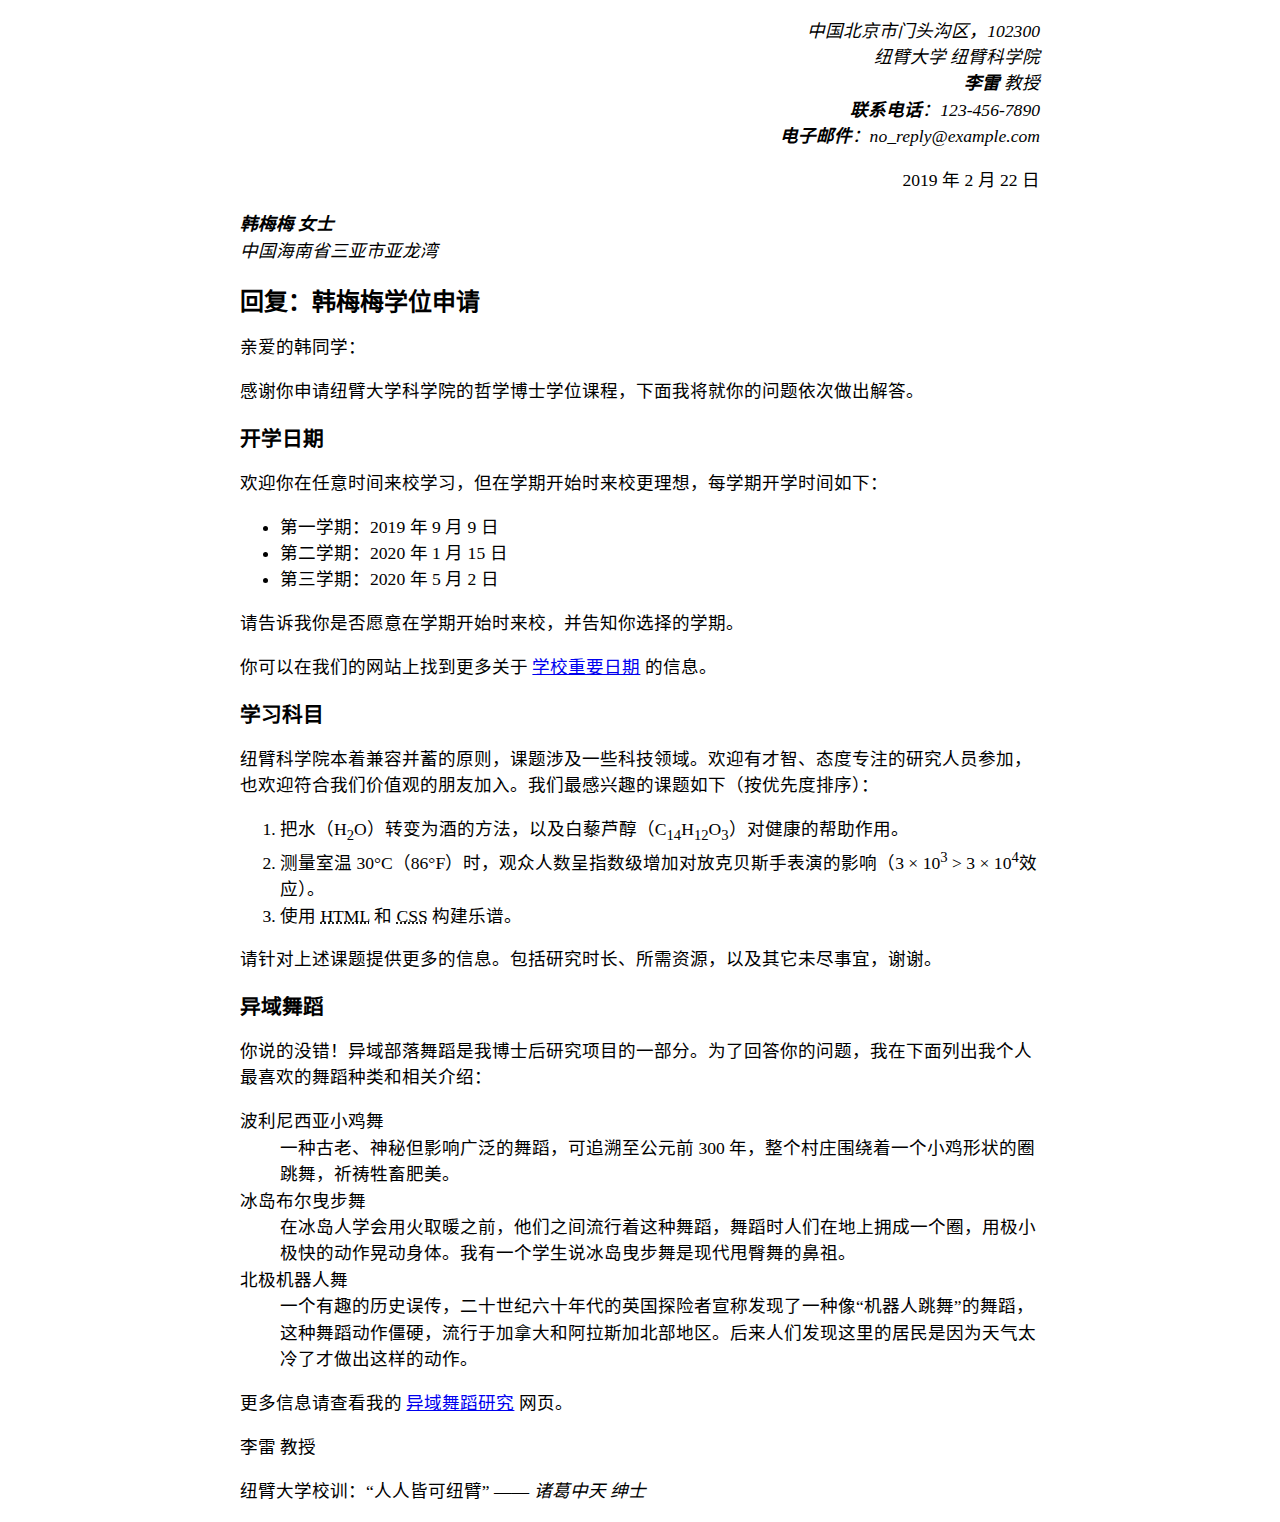
<file: web-projects/learning-area/1. HTML/introduction-to-html/marking-up-a-letter/index.html>
<!DOCTYPE html>
<html lang="zh-CN">
<head>
    <meta charset="UTF-8">
    <meta name="author" content="李雷教授">
    <title>信件</title>
    <link rel="stylesheet" href="style.css">
</head>
<body>
        <p class="sender-column italic">
                中国北京市门头沟区，102300<br/>
                纽臂大学 纽臂科学院<br/>
                <strong>李雷</strong> 教授<br/>
                <strong>联系电话</strong>：123-456-7890<br/>
                <strong>电子邮件</strong>：no_reply@example.com
        </p>

        <p class="sender-column"><time datetime="2019-02-22">2019 年 2 月 22 日</time></p>
        
        
        <p class="italic"> 
            <strong>韩梅梅 女士</strong><br/>
            中国海南省三亚市亚龙湾
        </p>
        
        <h1>回复：韩梅梅学位申请</h1>
        
        <p>亲爱的韩同学：</p>

        <p>感谢你申请纽臂大学科学院的哲学博士学位课程，下面我将就你的问题依次做出解答。</p>
        
        <h2>开学日期</h2>

        <p>欢迎你在任意时间来校学习，但在学期开始时来校更理想，每学期开学时间如下：</p>

        <ul>
            <li>第一学期：<time datetime="2019-09-09">2019 年 9 月 9 日</time></li>
            <li>第二学期：<time datetime="2020-01-15">2020 年 1 月 15 日</time></li>
            <li>第三学期：<time datetime="2020-05-02">2020 年 5 月 2 日</time></li>
        </ul>

        <p>请告诉我你是否愿意在学期开始时来校，并告知你选择的学期。</p>
        
        <p>你可以在我们的网站上找到更多关于 <a href="https://example.com/" title="更多关于学校的重要日期">学校重要日期</a> 的信息。</p>
        
        
        <h2> 学习科目</h2>
        
        <p>纽臂科学院本着兼容并蓄的原则，课题涉及一些科技领域。欢迎有才智、态度专注的研究人员参加，也欢迎符合我们价值观的朋友加入。我们最感兴趣的课题如下（按优先度排序）：</p>
        
        <ol>
            <li>把水（H<sub>2</sub>O）转变为酒的方法，以及白藜芦醇（C<sub>14</sub>H<sub>12</sub>O<sub>3</sub>）对健康的帮助作用。</li>
            <li>测量室温 30°C（86°F）时，观众人数呈指数级增加对放克贝斯手表演的影响（3 × 10<sup>3</sup> > 3 × 10<sup>4</sup>效应）。</li>
            <li>使用 <abbr title="超文本标记语言（HyperText Markup Language）">HTML</abbr> 和 <abbr title="层叠样式表（Cascading Style Sheets）">CSS</abbr> 构建乐谱。</li>
        </ol>
        
        <p>请针对上述课题提供更多的信息。包括研究时长、所需资源，以及其它未尽事宜，谢谢。</p>
     
        <h2>异域舞蹈</h2>
        
        <p>你说的没错！异域部落舞蹈是我博士后研究项目的一部分。为了回答你的问题，我在下面列出我个人最喜欢的舞蹈种类和相关介绍：</p>
        
        <dl>
            <dt> 波利尼西亚小鸡舞</dt>
                <dd>一种古老、神秘但影响广泛的舞蹈，可追溯至公元前 300 年，整个村庄围绕着一个小鸡形状的圈跳舞，祈祷牲畜肥美。</dd>
            <dt>冰岛布尔曳步舞</dt>
                <dd>在冰岛人学会用火取暖之前，他们之间流行着这种舞蹈，舞蹈时人们在地上拥成一个圈，用极小极快的动作晃动身体。我有一个学生说冰岛曳步舞是现代甩臀舞的鼻祖。</dd>
            <dt>北极机器人舞</dt>
                <dd>一个有趣的历史误传，二十世纪六十年代的英国探险者宣称发现了一种像“机器人跳舞”的舞蹈，这种舞蹈动作僵硬，流行于加拿大和阿拉斯加北部地区。后来人们发现这里的居民是因为天气太冷了才做出这样的动作。</dd>
        </dl>
       
        <p>更多信息请查看我的 <a href="https://example.com/" title="异域舞蹈研究的更多信息">异域舞蹈研究</a> 网页。</p>
        
        <p>李雷 教授</p>
        
        <p>纽臂大学校训：<q>人人皆可纽臂</q> —— <cite>诸葛中天 绅士</cite></p>
        
</body>
</html>
</file>
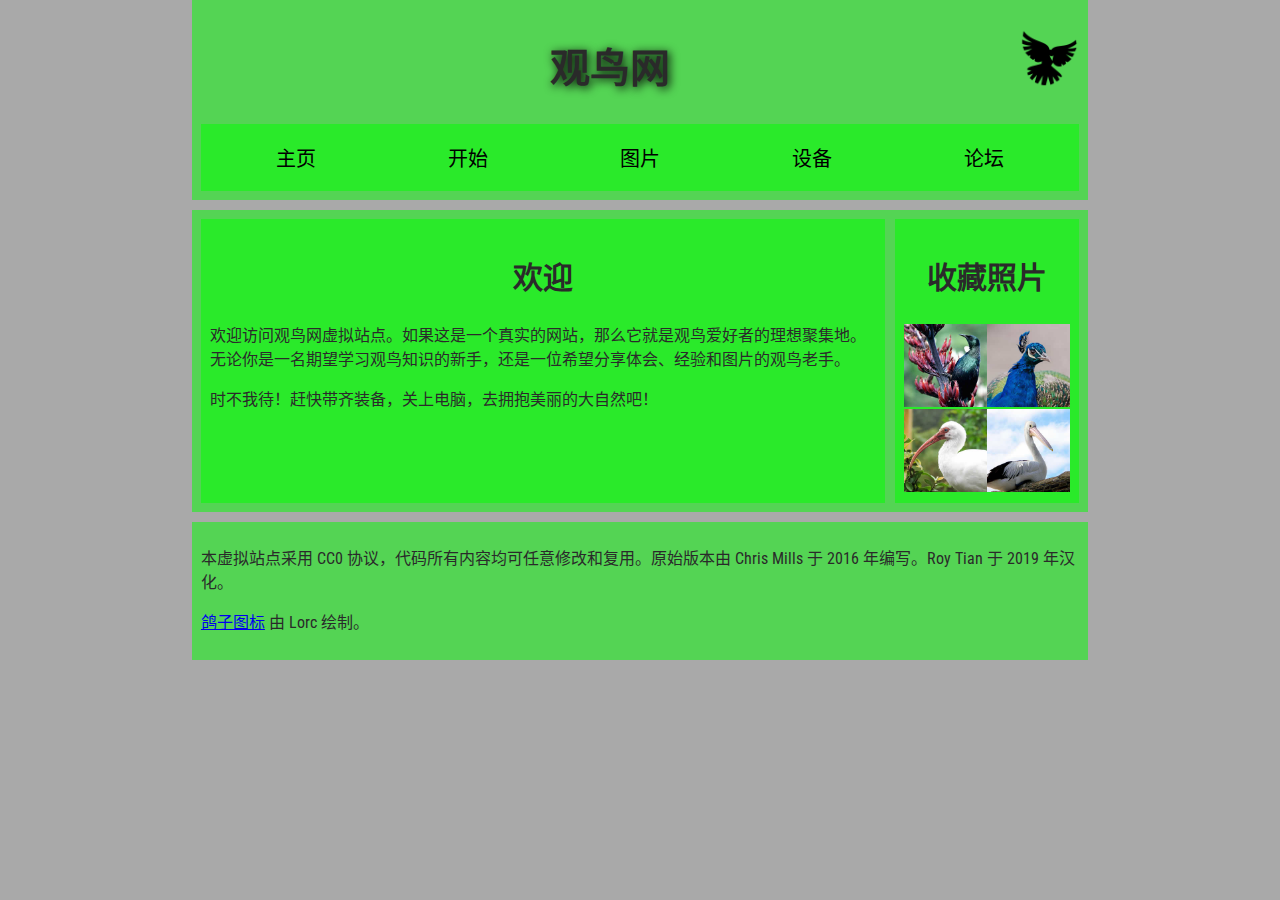
<file: web-projects/learning-area/1. HTML/introduction-to-html/structuring-a-page-of-content/index.html>
<!DOCTYPE html>
<html lang="zh-CN">
  <head>
    <meta charset="utf-8">
    <title>观鸟网</title>
    <link rel="stylesheet" href="https://fonts.googleapis.com/css?family=Roboto+Condensed:300|Cinzel+Decorative:700">
    <link rel="stylesheet" href="https://fonts.googleapis.com/css?family=ZCOOL+XiaoWei&amp;subset=chinese-simplified">
    <link rel="stylesheet" href="styles/style.css">
    <link rel="icon" href="images/dove.png">
  </head>

  <body>
      <header>
          <h1>观鸟网</h1>
          <img src="images/dove.png" alt="一个鸽子剪影图片">
          
          <nav>
              <ul>
                  <li><span>主页</span></li>
                  <li><a href="#">开始</a></li>
                  <li><a href="#">图片</a></li>
                  <li><a href="#">设备</a></li>
                  <li><a href="#">论坛</a></li>
                </ul>
          </nav>
      </header>

      <main>
        <article>
            <h2>欢迎</h2>
  
            <p>欢迎访问观鸟网虚拟站点。如果这是一个真实的网站，那么它就是观鸟爱好者的理想聚集地。无论你是一名期望学习观鸟知识的新手，还是一位希望分享体会、经验和图片的观鸟老手。</p>
            <p>时不我待！赶快带齐装备，关上电脑，去拥抱美丽的大自然吧！</p>
        </article>

          <aside>
              <h2>收藏照片</h2>
              <a href="images/favorite-1.jpg"><img src="images/favorite-1_th.jpg" alt="一只体型小巧的鸟，羽毛蓝绿色，爪黑白相间，黑色的喙细且锋利。点击缩略图查看完整照片。"></a>
              <a href="images/favorite-2.jpg"><img src="images/favorite-2_th.jpg" alt="一只美丽的孔雀的上半身图片，它的颈上覆盖蓝色的羽毛，有浅色的喙和蓝色的冠。点击缩略图查看完整照片。"></a>
              <a href="images/favorite-3.jpg"><img src="images/favorite-3_th.jpg" alt="一只大鸟的上半身图片，羽毛白色，浅色的喙细长而弯曲。点击缩略图查看完整照片。"></a>
              <a href="images/favorite-4.jpg"><img src="images/favorite-4_th.jpg" alt="一只成年鹈鹕，多数羽毛为白色，背部和腹部有少许黑色羽毛，又长又直的喙呈黄色，嘴下有一个喉囊可以暂时储存食物。点击缩略图查看完整照片。"></a>    
          </aside>
      </main>
      <footer>
          <p>本虚拟站点采用 CC0 协议，代码所有内容均可任意修改和复用。原始版本由 Chris Mills 于 2016 年编写。Roy Tian 于 2019 年汉化。</p>
          <p><a href="http://game-icons.net/lorc/originals/dove.html">鸽子图标</a> 由 Lorc 绘制。</p>
      </footer>

  </body>
</html>
</file>
<file: web-projects/ResponsiveWeb/css/main.css>
/************
 * 页面样式
 ************/

/* ==========
   基本默认值
   ========== */

html {
    font-size: 62.5%;
    color: #222;
}

::selection {
    background-color: #b3d4fc;
    text-shadow: none;
}

ul {
    margin: 0;
    padding: 0;
}

li {
    list-style: none;
}

/* ==========
   工具样式
   ========== */

.center-block {
    display: block;
    margin-right: auto;
    margin-left: auto;
}

.pull-right {
    float: right !important;
}

.pull-left {
    float: left !important;
}

.text-right {
    text-align: right !important;
}

.text-left {
    text-align: left !important;
}

.text-center {
    text-align: center !important;
}

.hide {
    display: none !important;
}

.show {
    display: block !important;
}

.invisible {
    visibility: hidden;
}

.text-hide {
    font: 0/0 a;
    color: transparent;
    text-shadow: none;
    background-color: transparent;
    border: 0;
}

.clearfix:before,
.clearfix:after {
    content: " ";
    display: table;
}

.clearfix:after {
    clear: both;
}

/* ===============
   浏览器更新提示
   =============== */

.browserupgrade {
    margin: 0;
    padding: 1rem;
    background: #ccc;
}

/* ===============
   自定义页面样式
   =============== */

body {
    font-size: 1.2rem;
    line-height: 1.5;
    background-color: #f7f7f7;
}

a {
    color: #666;
    text-decoration: none;
}

a:hover, a:active {
    color: #0ae;
    text-decoration: underline;
}

/* 网站头部 */

header {
    width: 100%;
}

header .top {
    line-height: 3rem;
    padding: 0 1.5rem;
    color: #fff;
    background: #555;
    border-bottom: 1px #ecc000 solid;
}

header .top .tel {
    float: left;
}

header .top ul {
    text-align: right;
}

header .top ul li {
    display: inline-block;
}

header .top ul li + li {
    border-left: 1px solid #999;
    margin-left: -3px;
}

header .top ul li a {
    display: inline-block;
    padding: 0 1.5rem;
    color: #fff;
}

@media only screen and (max-width: 50em) {
    header .top ul li a {
        padding: 0 1rem;
    }
}

@media only screen and (min-width: 30.0625em) and (max-width: 50em) {

}

@media only screen and (max-width: 30em) {
    header .top .tel,
    header .top ul li:nth-child(3),
    header .top ul li:nth-child(4) {
        display: none;
    }
}

header .main {
    padding: 0;
}

header .main .brand {
    float: left;
    padding: 1rem 1.5rem 0;
}

header .main ul {
    text-align: right;
}

header .main ul li {
    display: inline-block;
    border-left: 1px solid #f0ede9;
}

header .main ul li a {
    display: inline-block;
    padding: 0 2.5rem;
    line-height: 5.5rem;
    font-size: 1.6rem;
    font-weight: bold;
    color: #7c7a65;
    text-decoration: none;
}

header .main ul li a:hover,
header .main ul li a:active,
header .main ul li a.active {
    color: #ffb300;
    background-color: #f8f6f1;
}

@media only screen and (max-width: 50em) {

    header .main .brand {
        float: none;
        display: block;
        padding: 0;
        margin: 1.5rem auto 0.5rem;
        text-align: center;
    }

    header .main ul {
        text-align: center;
    }

    header .main ul li {
        border: none;
    }

    header .main ul li a {
        padding: 0 1.5rem;
    }
}

@media only screen and (max-width: 30em) {

    header .main ul li {
        line-height: 3rem;
    }

    header .main ul li:first-child {
        display: none;
    }

    header .main ul li a {
        font-weight: normal;
        padding: 0 0.5rem;
    }
}

/* 网站主要内容 */

.container {
    width: 100%;
}

/* 交易信息 */

.transaction {
    width: 100%;
    background-color: #7c7365;
}

.trans-content {
    max-width: 90%;
    margin: 0 auto;
    font-size: 1.5rem;
}

.trans-data {
    float: left;
    padding: 1rem;
    text-align: left;
}

.trans-data span {
    display: inline-block;
    line-height: 3rem;
    color: #fff;
}

.trans-data span.trans-money {
    font-size: 2.2rem;
    color: #ff9900;
    letter-spacing: 3px;
    margin: 0 1rem;
    padding: 0 1rem;
    border-radius: 3px;
    background-color: rgba(255, 255, 255, 0.9);
    box-shadow: 1px 2px 1px #333 inset;
}

.trans-report {
    text-align: right;
}

.trans-report a {
    display: inline-block;
    padding: 1rem;
    line-height: 3rem;
    color: #fff;
}

@media only screen and (max-width: 50em) {

    .trans-data {
        padding: 1rem 0.5rem;
    }

    .trans-data span {
        font-size: 1.2rem;
    }

    .trans-data span.trans-money {
        font-size: 1.6rem;
        margin: 0;
        padding: 0;
        letter-spacing: inherit;
        box-shadow: none;
        background: transparent;
    }

    .trans-report a {
        font-size: 1.2rem;
    }
}

@media only screen and (max-width: 30em) {

    .transaction {
        padding: 0.5rem 0;
    }

    .trans-data, .trans-report {
        float: none;
        text-align: center;
    }

    .trans-data, .trans-report a {
        padding: 0;
    }
}

/* 滚动广告 */

.ad {
    /*display: none;*/
}

/* 平台特点 */

.feature {
    width: 90%;
    margin: 2rem auto;
    font-size: 0;
}

.feature .item {
    display: inline-block;
    width: calc(33.33333% - 3rem);
    padding: 1rem 1rem 1rem 1rem;
    font-size: 1.4rem;
    background-color: #fff;
    box-shadow: 0 0 4px #ccc;
}

.feature .item + .item {
    margin-left: 1.5rem;
}

.feature .item h3 {
    display: inline-block;
    width: 40%;
    margin: 0;
    padding: 0;
    vertical-align: top;
    font-size: 3.3rem;
    text-align: center;
    color: #ff9900;
}

.feature .item p {
    display: inline-block;
    width: 55%;
    margin: 0;
    padding: 0;
    color: #999;
}

@media only screen and (min-width: 30.0625em) and (max-width: 50em) {

    .feature .item h3,
    .feature .item p {
        display: block;
        width: 100%;
        font-size: 2.6rem;
        text-align: center;
    }

    .feature .item p {
        font-size: 1.2rem;
    }
}

@media only screen and (max-width: 30em) {

    .feature {
        width: 96%;
        margin: 1rem auto;
    }

    .feature .item {
        display: block;
        width: auto;
    }

    .feature .item + .item {
        margin: 1rem 0 0;
    }
}

/* 最新公告 */

.notice {
    width: 90%;
    margin: 2rem auto;
    font-size: 1.4rem;
    line-height: 3rem;
    background-color: #fff;
    box-shadow: 0 0 4px #ccc;
}

.notice a {
    float: left;
    display: inline-block;
    width: 70%;
    margin-left: 2rem;
    text-decoration: none;
}

.notice a:first-child {
    text-overflow: ellipsis;
    overflow: hidden;
    white-space: nowrap;
}

.notice a:first-child:before {
    content: '最新公告: \00a0\00a0';
    color: #aaa;
}

.notice a span {
    color: #999;
    font-size: 1.2rem;
    margin-right: 1rem;
}

.notice a.more {
    float: right;
    width: auto;
    margin-right: 2rem;
    color: #ff9900;
}

@media only screen and (max-width: 30em) {

    .notice {
        width: 96%;
        margin: 1rem auto;
        font-size: 1.2rem;
    }

    .notice a {
        margin-left: 1rem;
    }

    .notice a span {
        display: none;
    }
}

/* 产品列表 */

.product {
    width: 90%;
    margin: 2rem auto;
    font-size: 1.4rem;
    background-color: #f5f9fa;
    border-top: 2px solid #ff9900;
    box-shadow: 0 0 4px #ccc;
}

.product h2 {
    float: left;
    width: 20%;
    margin-top: 3rem;
    text-align: center;
    font-size: 2.4rem;
    font-weight: normal;
    color: #635c51;
}

.product h2 em {
    display: block;
    margin-top: 1rem;
    font-size: 1.6rem;
}

.product h2 em:first-child {
    margin-top: 4rem;
}

.product .product-content {
    float: right;
    width: 79.5%;
    border-left: 1px solid #eee;
    background-color: #fff;
}

.product .product-content .item {
    width: 100%;
}

.product .product-content .item + .item {
    border-top: 1px solid #eee;
}

.product .product-content .item h3 {
    float: left;
    width: 30%;
    margin: 1.5rem 0;
    font-size: 1.4rem;
    font-weight: normal;
    text-align: center;
}

.product .product-content .item h3 em {
    margin-right: 0.5rem;
    font-size: 3.6rem;
    font-style: normal;
    color: #8b999d;
}

.product .product-content .item h3 i {
    display: block;
    font-size: 1.2rem;
    font-style: normal;
    color: #999;
}

.product .product-content .item .info {
    float: left;
    width: 48%;
    padding: 1rem;
    border-left: 1px solid #eee;
    border-right: 1px solid #eee;
    font-size: 14px;
}

.product .product-content .item .info p {
    float: left;
    display: inline-block;
    text-align: center;
    width: 56%;
}

.product .product-content .item .info p:last-child {
    width: 40%;
}

.product .product-content .item .info p span {
    display: block;
    font-size: 2.4rem;
    color: #ff9900;
}

.product .product-content .item .info p span i {
    font-size: 1.2rem;
    font-style: normal;
    color: #999;
}

.product .product-content .item .buy {
    float: left;
    width: calc(22% - 4.4rem);
    padding: 1rem;
}

.product .product-content .item .buy a {
    display: block;
    width: 90%;
    margin: 1.5rem auto;
    max-width: 12rem;
    line-height: 4rem;
    text-align: center;
    text-decoration: none;
    color: #fff;
    background-color: #ff9900;
    border-radius: 5px;
}

.product .product-content .item .buy a:hover,
.product .product-content .item .buy a:active {
    background-color: #ffc468;
}

.product .product-content .item .buy a.disabled {
    background-color: #ccc !important;
    cursor: not-allowed;
}

@media only screen and (max-width: 50em) {

    .product h2 {
        float: none;
        width: 100%;
        margin-top: 2rem;
        font-size: 2.2rem;
    }

    .product h2 em:first-child {
        margin-top: 0;
    }

    .product h2 em {
        display: inline;
        font-size: 1.2rem;
    }

    .product .product-content {
        float: none;
        width: 100%;
    }

    .product .product-content .item h3 {
        margin-bottom: 0
    }

    .product .product-content .item h3 em {
        font-size: 2.4rem;
    }

    .product .product-content .item .info {
        padding: 1rem 1rem 0;
        font-size: 1.2rem;
    }

    .product .product-content .item .info p span {
        font-size: 2rem;
    }

    .product .product-content .item .buy a {
        margin: 0.5rem auto;
    }
}

@media only screen and (max-width: 30em) {

    .product {
        width: 96%;
    }

    .product h2 em:first-child:before {
        content: " ";
        display: table;
    }

    .product .product-content .item h3 em {
        font-size: 2rem;
        margin-right: 0;
    }

    .product .product-content .item .info {
        float: right;
        width: 70%;
        padding: 1rem 0;
        border: none;
    }

    .product .product-content .item .info p span {
        font-size: 1.8rem;
    }

    .product .product-content .item .buy {
        clear: both;
        float: none;
        width: 100%;
        padding: 1rem 0 2rem;
    }

    .product .product-content .item .buy a {
        margin-top: 0;
        max-width: 26rem;
    }
}

/* 底部导航 */

.footer {
    padding: 3rem 0;
    background-color: #fff;
    border-top: 2px solid #eee;
}

.footer-content {
    width: 90%;
    margin: 0 auto;
}

.footer-content .brand {
    float: left;
    display: block;
    -webkit-filter: grayscale(100%);
    filter: grayscale(100%);
    width: 20%;
    height: 35px;
    background: url('../img/logo@1x.png') no-repeat left;
    background-size: 150px 35px;
}

.footer-content ul {
    float: left;
    width: 15%;
}

.footer-content ul li {
    font-size: 1.4rem;
    line-height: 2.4rem;
}

.footer-content ul li.title {
    font-size: 1.6rem;
    line-height: 3rem;
}


@media only screen and (max-width: 50em) {

    .footer-content .brand {
        display: none;
    }

    .footer-content ul {
        width: 20%;
    }

    .footer-content ul li {
        font-size: 1.2rem;
        line-height: 2rem;
    }

    .footer-content ul li.title {
        font-size: 1.4rem;
        line-height: 2.5rem;
    }
}

@media only screen and (max-width: 30em) {
    .footer-content {
        width: 98%;
    }

    .footer-content ul li.title {
        font-size: 1.2rem;
        line-height: 2rem;
    }
}

/* 底部 */

footer {
    width: 100%;
    padding: 3rem 0 5rem;
    background-color: #ededed;
}

footer ul {
    text-align: center;
}

footer ul li {
    display: inline-block;
}

footer ul li .icon {
    display: inline-block;
    text-indent: -999rem;
    margin-right: 1.5rem;
    background: url(https://i.alipayobjects.com/e/201307/jebmKcbrh.png) no-repeat;
    background-size: 466px 447px;
    overflow: hidden;
}

footer ul li .icon-zfywxk {
    width: 38px;
    height: 27px;
    background-position: -369px -45px;
}

footer ul li .icon-pcirk {
    width: 78px;
    height: 27px;
    background-position: -110px -96px;
}

footer ul li .icon-visayz {
    width: 36px;
    height: 27px;
    background-position: -426px -90px;
}

footer ul li .icon-vsjmfw {
    width: 63px;
    height: 27px;
    margin-right: 13px;
    background-position: -401px -186px;
}

footer ul li .icon-wlgs {
    width: 22px;
    height: 27px;
    background-position: -48px -48px;
}

footer ul li .icon-rzcx {
    width: 75px;
    height: 27px;
    background-position: 0 -320px;
}

footer ul li .icon-gs {
    width: 30px;
    height: 30px;
    margin-right: 0;
    background: url(https://os.alipayobjects.com/rmsportal/lybcjqloSPjMAFg.png) no-repeat;
    background-size: 30px;
}

footer p {
    text-align: center;
    color: #999;
}
</file>
<file: web-projects/test-site/styles/style.css>
html {
    /* px 表示 “像素（pixels）”: 基础字号为 10 像素 */
    font-size: 10px; 
    /* Google fonts 输出的 CSS */
    font-family: 'Open Sans', sans-serif; 
    background-color: #00539F;
  }
body{
    width: 600px;
    margin:0 auto;
    background-color: #FF9500;
    padding:0 20px 20px 20px;
    border:5px solid black;
}

h1{
    font-size: 60px;
    text-align: center;
    margin:0;
    padding:20px 0;
    color:#00539f;
    text-shadow: 3px 3px 1px black;
}

p,li{
    font-size:16px;
    line-height: 2;
    letter-spacing: 1px;
}

img{
    display:block;
    margin:0 auto;

}
</file>
<file: web-projects/coding-50/coursework/final/css/style.css>
*, *:after, *:before {
    -webkit-box-sizing: border-box;
    -moz-box-sizing: border-box;
    box-sizing: border-box;
}

body, html {
    margin: 0;
    padding: 0;
    font-size: 100%;
}

.clearfix:before,
.clearfix:after {
    content: " ";
    display: table;
}

.clearfix:after {
    clear: both;
}

body {
    font-family: 'Lato', Calibri, Arial, sans-serif;
    color: #47a3da;
}

a {
    color: #f0f0f0;
    text-decoration: none;
}

a:hover {
    color: #000;
}

.main,
.container > header {
    width: 96%;
    max-width: 70em;
    margin: 0 auto;
    padding: 0 2em 3em 2em;
}

.container > header {
    padding: 3em 2em 2em;
}

.container > header h1 {
    font-weight: 400;
}

@media screen and (max-width: 55em) {

    .main,
    .container > header {
        width: 98%;
        padding: 0 2em 1em 2em;
    }

    .container > header h1 {
        text-align: center;
    }
}

/* Timeline */

.tmtimeline {
    position: relative;
    margin: 30px 0 0 0;
    padding: 0;
    list-style: none;
}

.tmtimeline:before {
    content: '';
    position: absolute;
    top: 0;
    bottom: 0;
    left: 20%;
    width: 10px;
    margin-left: -10px;
    background: #afdcf8;
}

.tmtimeline > li {
    position: relative;
}

.tmtimeline > li .tmtime {
    position: absolute;
    display: block;
    width: 25%;
    padding-right: 100px;
}

.tmtimeline > li .tmtime span {
    display: block;
    text-align: right;
}

.tmtimeline > li .tmtime span:first-child {
    font-size: 0.9em;
    color: #bdd0db;
}

.tmtimeline > li .tmtime span:last-child {
    font-size: 2.9em;
    color: #3594cb;
}

.tmtimeline > li:nth-child(odd) .tmtime span:last-child {
    color: #6cbfee;
}

.tmtimeline > li .tmlabel {
    position: relative;
    margin: 0 0 15px 25%;
    padding: 2em;
    color: #fff;
    font-size: 1.2em;
    font-weight: 300;
    line-height: 1.4;
    border-radius: 5px;
    background: #3594cb;
}

.tmtimeline > li:nth-child(odd) .tmlabel {
    background: #6cbfee;
}

.tmtimeline > li .tmlabel h2 {
    margin-top: 0;
    padding: 0 0 10px 0;
    border-bottom: 1px solid rgba(255, 255, 255, 0.4);
}

.tmtimeline > li .tmlabel:after {
    content: " ";
    position: absolute;
    top: 10px;
    right: 100%;
    height: 0;
    width: 0;
    pointer-events: none;
    border: 10px solid transparent;
    border-right-color: #3594cb;
}

.tmtimeline > li:nth-child(odd) .tmlabel:after {
    border-right-color: #6cbfee;
}

@media screen and (max-width: 55em) {

    .tmtimeline > li .tmtime {
        padding-right: 65px;
    }

    .tmtimeline > li .tmtime span:last-child {
        font-size: 1.5em;
    }
}

@media screen and (max-width: 40em) {

    .tmtimeline:before {
        display: none;
    }

    .tmtimeline > li .tmtime {
        position: relative;
        width: 100%;
        padding: 0 0 20px 0;
    }

    .tmtimeline > li .tmtime span {
        text-align: left;
    }

    .tmtimeline > li .tmlabel {
        margin: 0 0 30px 0;
        padding: 1em;
        font-weight: 400;
        font-size: 95%;
    }

    .tmtimeline > li .tmlabel:after {
        top: -20px;
        right: auto;
        left: 20px;
        border-right-color: transparent;
        border-bottom-color: #3594cb;
    }

    .tmtimeline > li:nth-child(odd) .tmlabel:after {
        border-right-color: transparent;
        border-bottom-color: #6cbfee;
    }

    .tmtimeline > li .tmicon {
        position: relative;
        float: right;
        left: auto;
        margin: -55px 5px 0 0;
    }
}
</file>
<file: web-projects/learning-area/1. HTML/introduction-to-html/marking-up-a-letter/style.css>
body {
  max-width: 800px;
  margin: 0 auto;
}

.sender-column {
  text-align: right;
}

h1 {
  font-size: 1.5em;
}

h2 {
  font-size: 1.3em;
}

p, ul, ol, dl, address {
  font-size: 1.1em;
}

p, li, dd, dt, address {
  line-height: 1.5;
}

p.italic {
  font-style: italic;
}
</file>
<file: web-projects/learning-area/1. HTML/introduction-to-html/structuring-a-page-of-content/styles/style.css>
/* || General setup */

html, body {
  margin: 0;
  padding: 0;
}

html {
  font-size: 10px;
  background-color: #a9a9a9;
}

body {
  width: 70%;
  min-width: 800px;
  margin: 0 auto;
}

/* || typography */

h1, h2, h3 {
  font-family: 'Cinzel Decorative', cursive;
  color: #2a2a2a;
}

p, input, li {
  font-family: 'Roboto Condensed', sans-serif;
  color: #2a2a2a;
}

h1 {
  font-size: 4rem;
  text-align: center;
  text-shadow: 2px 2px 10px black;
}

h2 {
  font-size: 3rem;
  text-align: center;
}

h3 {
  font-size: 2.2rem;
}

p, li {
  font-size: 1.6rem;
  line-height: 1.5;
}

/* || header layout */

header {
  margin-bottom: 10px;
  display: flex;
  flex-flow: row wrap;
}

body > * {
  background-color: red;
  padding: 1%;
}

main, header, nav, article, aside, footer, section {
  background-color: rgba(0,255,0,0.5);
  padding: 1%;
}

h1 {
  flex: 5;
  text-transform: uppercase;
}

header img {
  display: block;
  height: 60px;
  padding-top: 20.15px;
}

nav {
  height: 50px;
  flex: 100%;
  display: flex;
}

nav ul {
  padding: 0;
  list-style-type: none;
  flex: 2;
  display: flex;
}

nav li {
  display: inline;
  text-align: center;
  flex: 1;
}

nav a, nav span {
  display: inline-block;
  font-size: 2rem;
  height: 3rem;
  line-height: 1.7;
  text-transform: uppercase;
  text-decoration: none;
  color: black;

}

/* || main layout */

main {
  display: flex;
}

article, section {
  flex: 4;
}

aside {
  flex: 1;
  margin-left: 10px;
  padding: 1%;
}

aside a {
  display: block;
  float: left;
  width: 50%;
}

aside img {
  max-width: 100%;
}

footer {
  margin-top: 10px;
}
</file>
